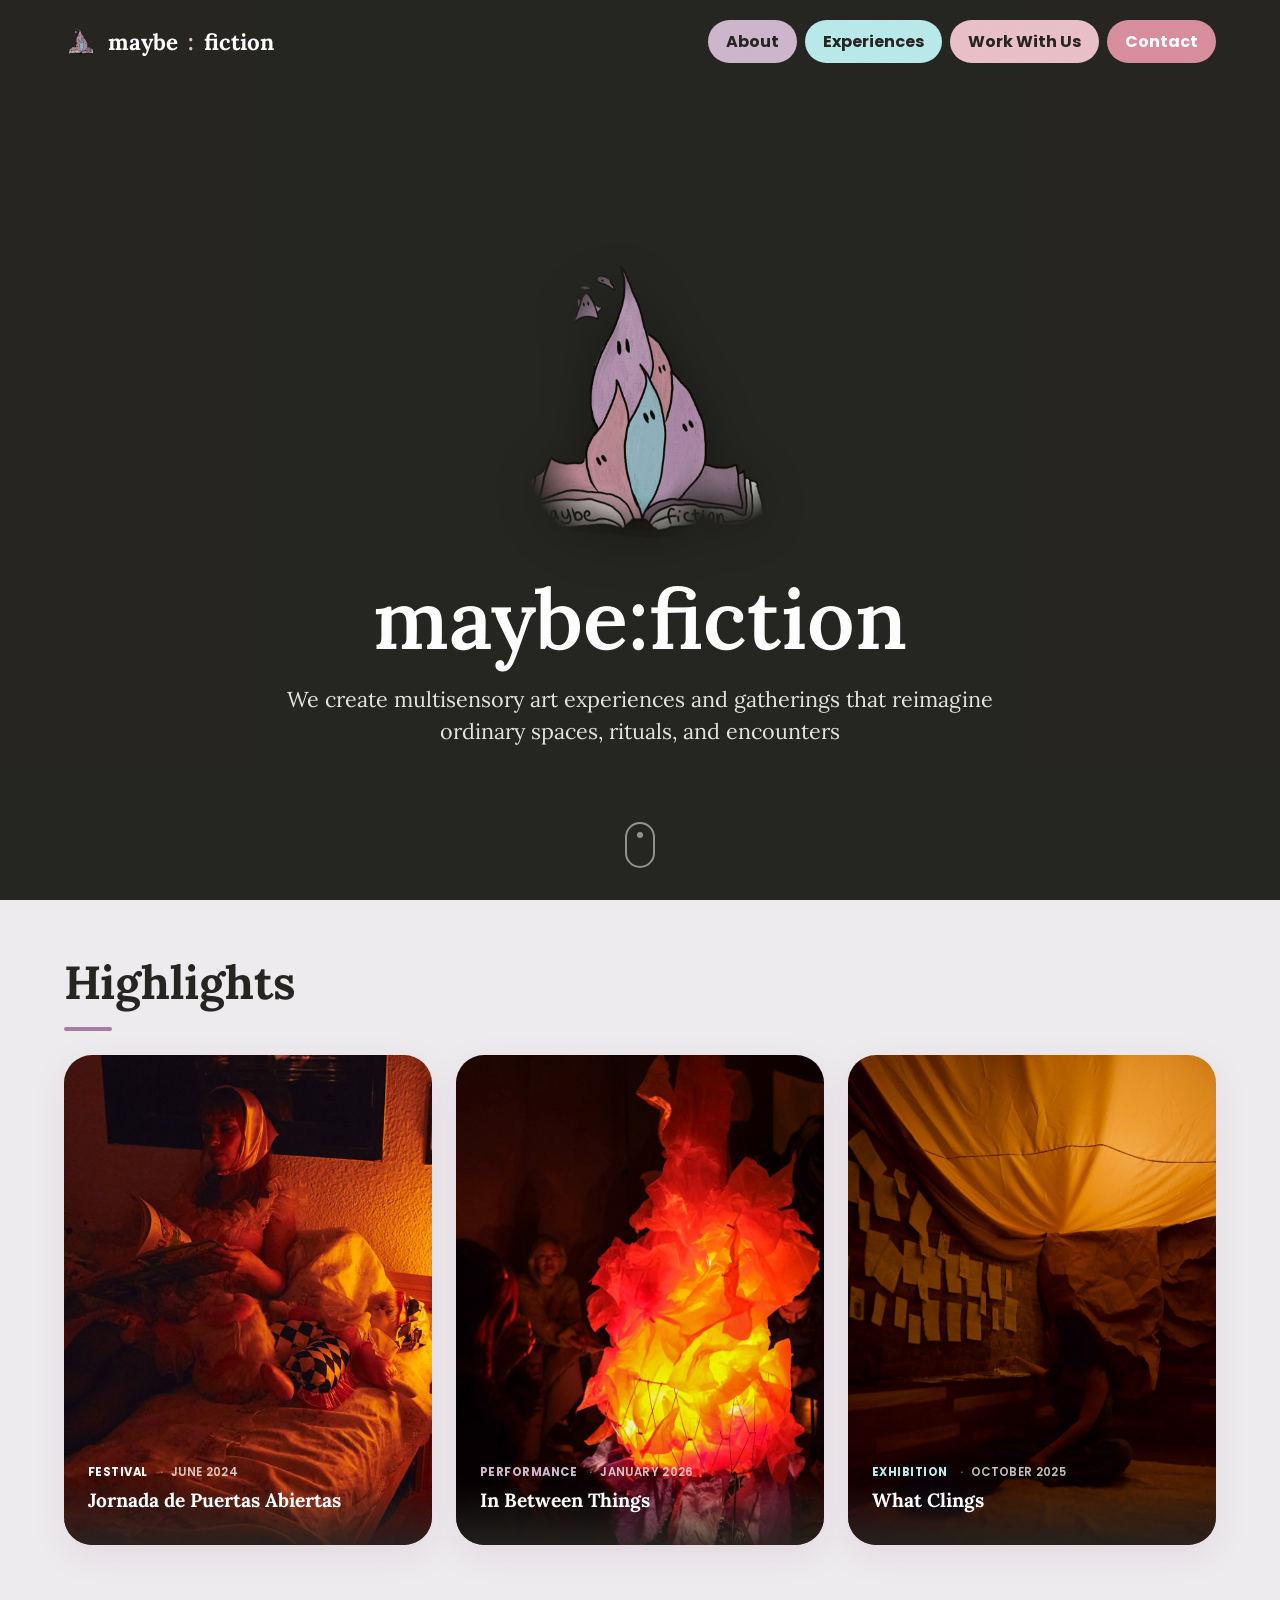
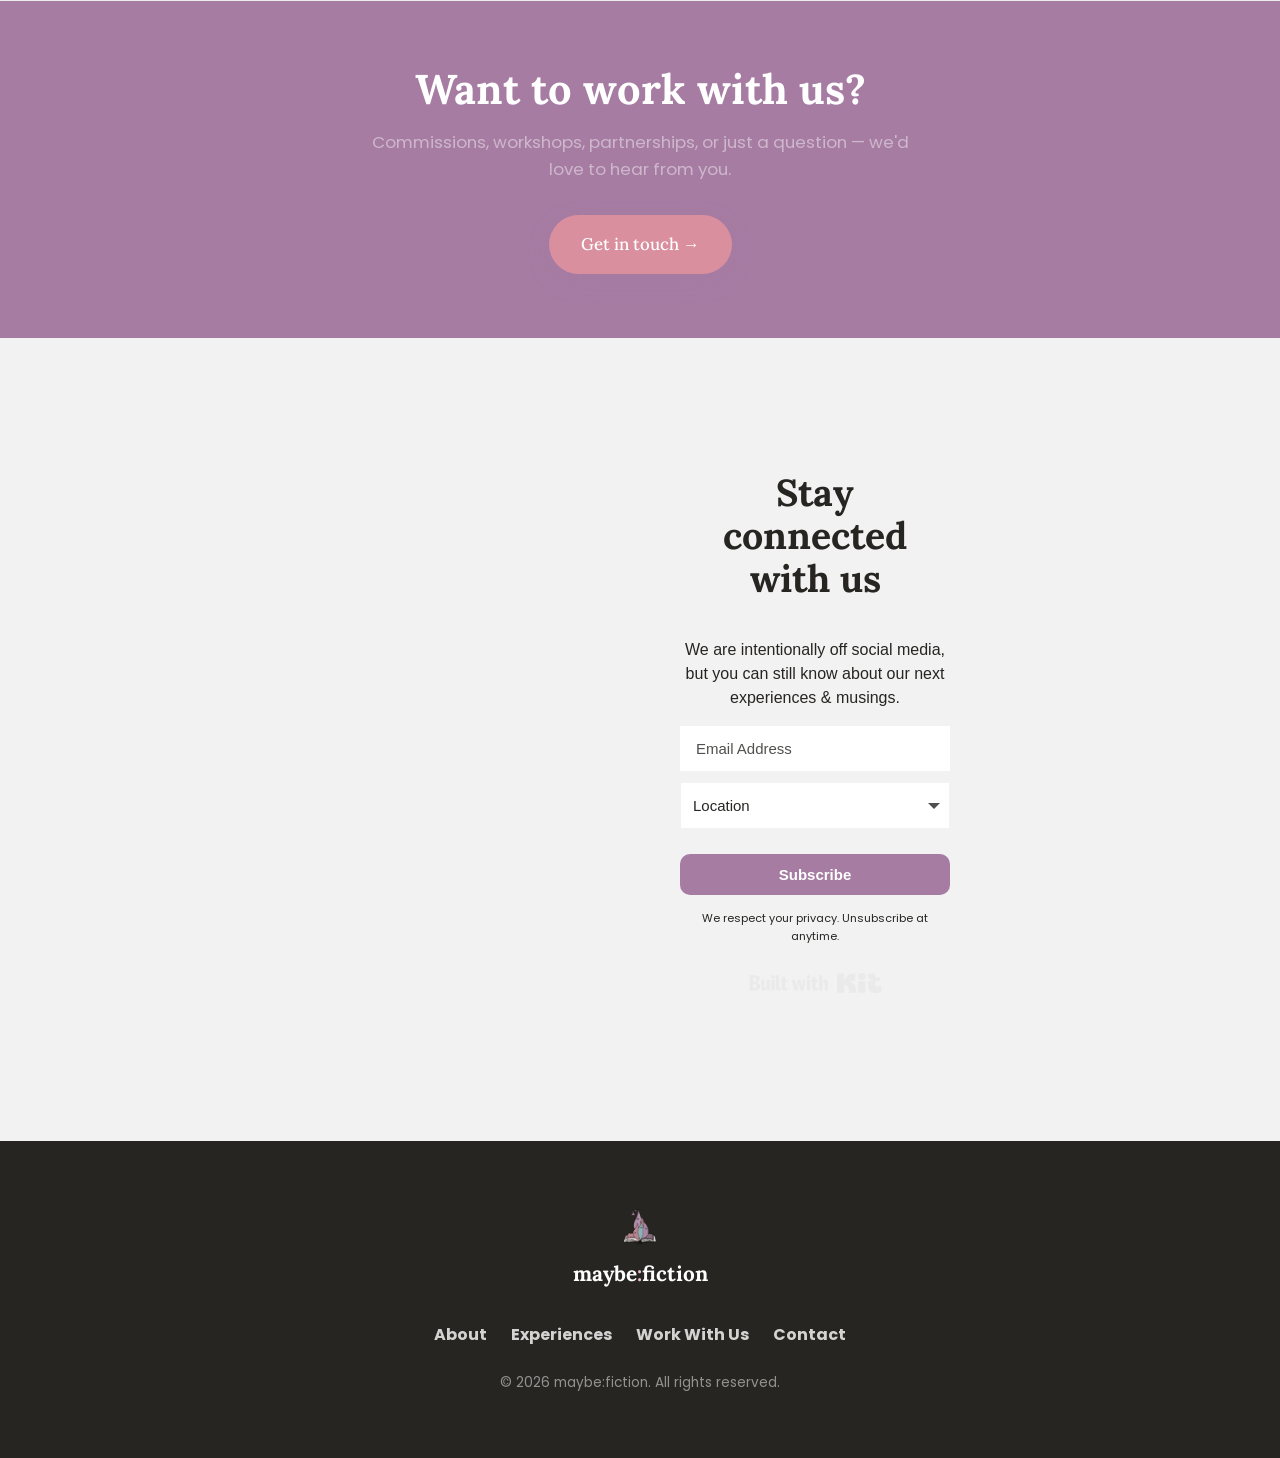
<file: index.html>
<!doctype html>
<html lang="en">
<head>
  <meta charset="UTF-8" />
  <meta name="viewport" content="width=device-width, initial-scale=1.0" />
  <title>maybe:fiction — Multisensory Art Experiences & Gatherings</title>
  <meta name="description" content="maybe:fiction creates multisensory art experiences and gatherings, from IRL performances and exhibitions to workshops and celebrations." />

  <!-- Fonts: Lora (brand display serif) + Poppins (brand body sans) — self-hosted, see css/styles.css -->

  <link rel="stylesheet" href="css/styles.css" />

  <link rel="icon" type="image/png" href="/assets/icons/logo.png" />
</head>
<body>

  <!-- =================== SKIP LINK (accessibility) =================== -->
  <a class="skip-link" href="#main">Skip to content</a>

  <!-- =================== NAV =================== -->
  <header class="site-header" id="site-header">
    <nav class="nav" aria-label="Primary">
      <a href="#hero" class="nav-logo">
        <img src="/assets/icons/logo.png" alt="" class="nav-logo-icon" />
        maybe<span class="nav-logo-colon">:</span>fiction
      </a>

      <button class="nav-toggle" id="nav-toggle" aria-expanded="false" aria-controls="nav-menu" aria-label="Toggle menu">
        <span></span><span></span><span></span>
      </button>

      <ul class="nav-menu" id="nav-menu">
        <li><a href="/about.html" class="nav-link nav-link-about">About</a></li>
        <li><a href="/experiences.html" class="nav-link nav-link-experiences">Experiences</a></li>
        <li><a href="/work-with-us.html" class="nav-link nav-link-work">Work With Us</a></li>

        <li><a href="/contact.html" class="nav-link nav-link-cta">Contact</a></li>
      </ul>
    </nav>
  </header>

  <main id="main">

    <!-- =================== HERO =================== -->
    <section class="hero" id="hero">
      <div class="hero-bg-images" id="hero-bg-images" aria-hidden="true"><!-- background photos injected by JS --></div>
      <div class="hero-scrim" aria-hidden="true"></div>
      <div class="hero-bg-captions" id="hero-bg-captions"><!-- captions injected by JS --></div>

      <div class="hero-content">
        <div class="hero-scroll-sentinel" id="hero-scroll-sentinel" aria-hidden="true"></div>
        <div class="hero-logo reveal" aria-hidden="true">
          <img class="hero-logo-layer hero-logo-layer-1" src="/assets/icons/logo-hero.png" alt="" />
          <img class="hero-logo-layer hero-logo-layer-2" src="/assets/icons/logo-hero.png" alt="" />
          <img class="hero-logo-layer hero-logo-layer-3" src="/assets/icons/logo-hero.png" alt="" />
          <img class="hero-logo-layer hero-logo-layer-4" src="/assets/icons/logo-hero.png" alt="" />
          <img class="hero-logo-layer hero-logo-layer-5" src="/assets/icons/logo-hero.png" alt="" />
        </div>
        <h1 class="hero-heading reveal" id="hero-heading"></h1>
        <p class="hero-tagline reveal" id="hero-tagline"></p>
      </div>

      <a href="#highlights" class="scroll-cue" aria-label="Scroll to Highlights section">
        <span class="scroll-cue-dot"></span>
      </a>
    </section>

    <!-- =================== HIGHLIGHTS (Experiences teaser) =================== -->
    <section class="highlights" id="highlights">
      <div class="section-inner">
        <h2 class="section-heading reveal">Highlights</h2>

        <div class="highlights-grid" id="highlights-grid"><!-- cards injected by JS --></div>
      </div>
    </section>

    <!-- =================== CONTACT CTA =================== -->
    <section class="home-cta">
      <div class="section-inner home-cta-inner">
        <h2 class="home-cta-heading reveal">Want to work with us?</h2>
        <p class="home-cta-sub reveal">Commissions, workshops, partnerships, or just a question — we'd love to hear from you.</p>
        <a class="btn btn-primary reveal" href="/contact.html">Get in touch →</a>
      </div>
    </section>

    <!-- =================== NEWSLETTER =================== -->
    <section class="newsletter" id="newsletter">
      <div class="section-inner newsletter-inner">
        <div class="newsletter-embed reveal">
<script src="https://f.convertkit.com/ckjs/ck.5.js"></script>
      <form action="https://app.kit.com/forms/9642693/subscriptions" class="seva-form formkit-form" method="post" data-sv-form="9642693" data-uid="fb69aacdb0" data-format="inline" data-version="5" data-options="{&quot;settings&quot;:{&quot;after_subscribe&quot;:{&quot;action&quot;:&quot;redirect&quot;,&quot;success_message&quot;:&quot;Success! Now check your email to confirm your subscription.&quot;,&quot;redirect_url&quot;:&quot;http://www.maybefiction.com&quot;},&quot;analytics&quot;:{&quot;google&quot;:null,&quot;fathom&quot;:null,&quot;facebook&quot;:null,&quot;segment&quot;:null,&quot;pinterest&quot;:null,&quot;sparkloop&quot;:null,&quot;googletagmanager&quot;:null},&quot;modal&quot;:{&quot;trigger&quot;:&quot;timer&quot;,&quot;scroll_percentage&quot;:null,&quot;timer&quot;:5,&quot;devices&quot;:&quot;all&quot;,&quot;show_once_every&quot;:15},&quot;powered_by&quot;:{&quot;show&quot;:true,&quot;url&quot;:&quot;https://kit.com/features/forms?utm_campaign=poweredby&amp;utm_content=form&amp;utm_medium=referral&amp;utm_source=dynamic&quot;},&quot;recaptcha&quot;:{&quot;enabled&quot;:false},&quot;return_visitor&quot;:{&quot;action&quot;:&quot;show&quot;,&quot;custom_content&quot;:&quot;&quot;},&quot;slide_in&quot;:{&quot;display_in&quot;:&quot;bottom_right&quot;,&quot;trigger&quot;:&quot;timer&quot;,&quot;scroll_percentage&quot;:null,&quot;timer&quot;:5,&quot;devices&quot;:&quot;all&quot;,&quot;show_once_every&quot;:15},&quot;sticky_bar&quot;:{&quot;display_in&quot;:&quot;top&quot;,&quot;trigger&quot;:&quot;timer&quot;,&quot;scroll_percentage&quot;:null,&quot;timer&quot;:5,&quot;devices&quot;:&quot;all&quot;,&quot;show_once_every&quot;:15}},&quot;version&quot;:&quot;5&quot;}" min-width="400 500 600 700 800" style="background-color: rgb(242, 242, 242); border-radius: 15px;"><div data-style="full"><div data-element="column" class="formkit-background" style="background-image: url(&quot;https://embed.filekitcdn.com/e/5455RARFFif9VULDqaUeTm/fo88DBvw9SR9zyyKQsf2Zc&quot;);"></div><div data-element="column" class="formkit-column"><div class="formkit-header" data-element="header" style="color: rgb(38, 37, 34); font-size: 25px; font-weight: 700;"><h2>Stay connected with us</h2></div><ul class="formkit-alert formkit-alert-error" data-element="errors" data-group="alert"></ul><div data-element="fields" class="seva-fields formkit-fields"><div class="formkit-field"><input class="formkit-input" name="email_address" aria-label="Email Address" placeholder="Email Address" required="" type="email" style="color: rgb(38, 37, 34); border-color: rgb(242, 242, 242); font-weight: 400;"></div><div class="formkit-field"><div data-group="dropdown" class="formkit-2018" type="Custom" order="2" save_as="Tag" group="field"><select class="formkit-select" data-element="tags-select" name="tags[]" required="" style="color: rgb(38, 37, 34); border-color: rgb(242, 242, 242); font-weight: 400;"><option value="">Location</option><option value="20895666">New York City</option><option value="20895667">Madrid</option></select></div></div><button data-element="submit" class="formkit-submit formkit-submit" style="color: rgb(255, 255, 255); background-color: rgb(166, 124, 163); border-radius: 10px; font-weight: 700;"><div class="formkit-spinner"><div></div><div></div><div></div></div><span class="">Subscribe</span></button></div><div class="formkit-disclaimer" data-element="disclaimer" style="color: rgb(38, 37, 34); font-size: 11px;"><p>We respect your privacy. Unsubscribe at anytime.</p></div><div class="formkit-powered-by-convertkit-container"><a href="https://kit.com/features/forms?utm_campaign=poweredby&amp;utm_content=form&amp;utm_medium=referral&amp;utm_source=dynamic" data-element="powered-by" class="formkit-powered-by-convertkit" data-variant="dark" target="_blank" rel="nofollow noopener">Built with Kit</a></div></div></div><style>.formkit-form[data-uid="fb69aacdb0"] *{box-sizing:border-box;}.formkit-form[data-uid="fb69aacdb0"]{-webkit-font-smoothing:antialiased;-moz-osx-font-smoothing:grayscale;}.formkit-form[data-uid="fb69aacdb0"] legend{border:none;font-size:inherit;margin-bottom:10px;padding:0;position:relative;display:table;}.formkit-form[data-uid="fb69aacdb0"] fieldset{border:0;padding:0.01em 0 0 0;margin:0;min-width:0;}.formkit-form[data-uid="fb69aacdb0"] body:not(:-moz-handler-blocked) fieldset{display:table-cell;}.formkit-form[data-uid="fb69aacdb0"] h1,.formkit-form[data-uid="fb69aacdb0"] h2,.formkit-form[data-uid="fb69aacdb0"] h3,.formkit-form[data-uid="fb69aacdb0"] h4,.formkit-form[data-uid="fb69aacdb0"] h5,.formkit-form[data-uid="fb69aacdb0"] h6{color:inherit;font-size:inherit;font-weight:inherit;}.formkit-form[data-uid="fb69aacdb0"] h2{font-size:1.5em;margin:1em 0;}.formkit-form[data-uid="fb69aacdb0"] h3{font-size:1.17em;margin:1em 0;}.formkit-form[data-uid="fb69aacdb0"] p{color:inherit;font-size:inherit;font-weight:inherit;}.formkit-form[data-uid="fb69aacdb0"] ol:not([template-default]),.formkit-form[data-uid="fb69aacdb0"] ul:not([template-default]),.formkit-form[data-uid="fb69aacdb0"] blockquote:not([template-default]){text-align:left;}.formkit-form[data-uid="fb69aacdb0"] p:not([template-default]),.formkit-form[data-uid="fb69aacdb0"] hr:not([template-default]),.formkit-form[data-uid="fb69aacdb0"] blockquote:not([template-default]),.formkit-form[data-uid="fb69aacdb0"] ol:not([template-default]),.formkit-form[data-uid="fb69aacdb0"] ul:not([template-default]){color:inherit;font-style:initial;}.formkit-form[data-uid="fb69aacdb0"] .ordered-list,.formkit-form[data-uid="fb69aacdb0"] .unordered-list{list-style-position:outside !important;padding-left:1em;}.formkit-form[data-uid="fb69aacdb0"] .list-item{padding-left:0;}.formkit-form[data-uid="fb69aacdb0"][data-format="modal"]{display:none;}.formkit-form[data-uid="fb69aacdb0"][data-format="slide in"]{display:none;}.formkit-form[data-uid="fb69aacdb0"][data-format="sticky bar"]{display:none;}.formkit-sticky-bar .formkit-form[data-uid="fb69aacdb0"][data-format="sticky bar"]{display:block;}.formkit-form[data-uid="fb69aacdb0"] .formkit-input,.formkit-form[data-uid="fb69aacdb0"] .formkit-select,.formkit-form[data-uid="fb69aacdb0"] .formkit-checkboxes{width:100%;}.formkit-form[data-uid="fb69aacdb0"] .formkit-button,.formkit-form[data-uid="fb69aacdb0"] .formkit-submit{border:0;border-radius:5px;color:#ffffff;cursor:pointer;display:inline-block;text-align:center;font-size:15px;font-weight:500;cursor:pointer;margin-bottom:15px;overflow:hidden;padding:0;position:relative;vertical-align:middle;}.formkit-form[data-uid="fb69aacdb0"] .formkit-button:hover,.formkit-form[data-uid="fb69aacdb0"] .formkit-submit:hover,.formkit-form[data-uid="fb69aacdb0"] .formkit-button:focus,.formkit-form[data-uid="fb69aacdb0"] .formkit-submit:focus{outline:none;}.formkit-form[data-uid="fb69aacdb0"] .formkit-button:hover > span,.formkit-form[data-uid="fb69aacdb0"] .formkit-submit:hover > span,.formkit-form[data-uid="fb69aacdb0"] .formkit-button:focus > span,.formkit-form[data-uid="fb69aacdb0"] .formkit-submit:focus > span{background-color:rgba(0,0,0,0.1);}.formkit-form[data-uid="fb69aacdb0"] .formkit-button > span,.formkit-form[data-uid="fb69aacdb0"] .formkit-submit > span{display:block;-webkit-transition:all 300ms ease-in-out;transition:all 300ms ease-in-out;padding:12px 24px;}.formkit-form[data-uid="fb69aacdb0"] .formkit-input{background:#ffffff;font-size:15px;padding:12px;border:1px solid #e3e3e3;-webkit-flex:1 0 auto;-ms-flex:1 0 auto;flex:1 0 auto;line-height:1.4;margin:0;-webkit-transition:border-color ease-out 300ms;transition:border-color ease-out 300ms;}.formkit-form[data-uid="fb69aacdb0"] .formkit-input:focus{outline:none;border-color:#1677be;-webkit-transition:border-color ease 300ms;transition:border-color ease 300ms;}.formkit-form[data-uid="fb69aacdb0"] .formkit-input::-webkit-input-placeholder{color:inherit;opacity:0.8;}.formkit-form[data-uid="fb69aacdb0"] .formkit-input::-moz-placeholder{color:inherit;opacity:0.8;}.formkit-form[data-uid="fb69aacdb0"] .formkit-input:-ms-input-placeholder{color:inherit;opacity:0.8;}.formkit-form[data-uid="fb69aacdb0"] .formkit-input::placeholder{color:inherit;opacity:0.8;}.formkit-form[data-uid="fb69aacdb0"] [data-group="dropdown"]{position:relative;display:inline-block;width:100%;}.formkit-form[data-uid="fb69aacdb0"] [data-group="dropdown"]::before{content:"";top:calc(50% - 2.5px);right:10px;position:absolute;pointer-events:none;border-color:#4f4f4f transparent transparent transparent;border-style:solid;border-width:6px 6px 0 6px;height:0;width:0;z-index:999;}.formkit-form[data-uid="fb69aacdb0"] [data-group="dropdown"] select{height:auto;width:100%;cursor:pointer;color:#333333;line-height:1.4;margin-bottom:0;padding:0 6px;-webkit-appearance:none;-moz-appearance:none;appearance:none;font-size:15px;padding:12px;padding-right:25px;border:1px solid #e3e3e3;background:#ffffff;}.formkit-form[data-uid="fb69aacdb0"] [data-group="dropdown"] select:focus{outline:none;}.formkit-form[data-uid="fb69aacdb0"] [data-group="checkboxes"]{text-align:left;margin:0;}.formkit-form[data-uid="fb69aacdb0"] [data-group="checkboxes"] [data-group="checkbox"]{margin-bottom:10px;}.formkit-form[data-uid="fb69aacdb0"] [data-group="checkboxes"] [data-group="checkbox"] *{cursor:pointer;}.formkit-form[data-uid="fb69aacdb0"] [data-group="checkboxes"] [data-group="checkbox"]:last-of-type{margin-bottom:0;}.formkit-form[data-uid="fb69aacdb0"] [data-group="checkboxes"] [data-group="checkbox"] input[type="checkbox"]{display:none;}.formkit-form[data-uid="fb69aacdb0"] [data-group="checkboxes"] [data-group="checkbox"] input[type="checkbox"] + label::after{content:none;}.formkit-form[data-uid="fb69aacdb0"] [data-group="checkboxes"] [data-group="checkbox"] input[type="checkbox"]:checked + label::after{border-color:#ffffff;content:"";}.formkit-form[data-uid="fb69aacdb0"] [data-group="checkboxes"] [data-group="checkbox"] input[type="checkbox"]:checked + label::before{background:#10bf7a;border-color:#10bf7a;}.formkit-form[data-uid="fb69aacdb0"] [data-group="checkboxes"] [data-group="checkbox"] label{position:relative;display:inline-block;padding-left:28px;}.formkit-form[data-uid="fb69aacdb0"] [data-group="checkboxes"] [data-group="checkbox"] label::before,.formkit-form[data-uid="fb69aacdb0"] [data-group="checkboxes"] [data-group="checkbox"] label::after{position:absolute;content:"";display:inline-block;}.formkit-form[data-uid="fb69aacdb0"] [data-group="checkboxes"] [data-group="checkbox"] label::before{height:16px;width:16px;border:1px solid #e3e3e3;background:#ffffff;left:0px;top:3px;}.formkit-form[data-uid="fb69aacdb0"] [data-group="checkboxes"] [data-group="checkbox"] label::after{height:4px;width:8px;border-left:2px solid #4d4d4d;border-bottom:2px solid #4d4d4d;-webkit-transform:rotate(-45deg);-ms-transform:rotate(-45deg);transform:rotate(-45deg);left:4px;top:8px;}.formkit-form[data-uid="fb69aacdb0"] .formkit-alert{background:#f9fafb;border:1px solid #e3e3e3;border-radius:5px;-webkit-flex:1 0 auto;-ms-flex:1 0 auto;flex:1 0 auto;list-style:none;margin:25px auto;padding:12px;text-align:center;width:100%;}.formkit-form[data-uid="fb69aacdb0"] .formkit-alert:empty{display:none;}.formkit-form[data-uid="fb69aacdb0"] .formkit-alert-success{background:#d3fbeb;border-color:#10bf7a;color:#0c905c;}.formkit-form[data-uid="fb69aacdb0"] .formkit-alert-error{background:#fde8e2;border-color:#f2643b;color:#ea4110;}.formkit-form[data-uid="fb69aacdb0"] .formkit-spinner{display:-webkit-box;display:-webkit-flex;display:-ms-flexbox;display:flex;height:0px;width:0px;margin:0 auto;position:absolute;top:0;left:0;right:0;width:0px;overflow:hidden;text-align:center;-webkit-transition:all 300ms ease-in-out;transition:all 300ms ease-in-out;}.formkit-form[data-uid="fb69aacdb0"] .formkit-spinner > div{margin:auto;width:12px;height:12px;background-color:#fff;opacity:0.3;border-radius:100%;display:inline-block;-webkit-animation:formkit-bouncedelay-formkit-form-data-uid-fb69aacdb0- 1.4s infinite ease-in-out both;animation:formkit-bouncedelay-formkit-form-data-uid-fb69aacdb0- 1.4s infinite ease-in-out both;}.formkit-form[data-uid="fb69aacdb0"] .formkit-spinner > div:nth-child(1){-webkit-animation-delay:-0.32s;animation-delay:-0.32s;}.formkit-form[data-uid="fb69aacdb0"] .formkit-spinner > div:nth-child(2){-webkit-animation-delay:-0.16s;animation-delay:-0.16s;}.formkit-form[data-uid="fb69aacdb0"] .formkit-submit[data-active] .formkit-spinner{opacity:1;height:100%;width:50px;}.formkit-form[data-uid="fb69aacdb0"] .formkit-submit[data-active] .formkit-spinner ~ span{opacity:0;}.formkit-form[data-uid="fb69aacdb0"] .formkit-powered-by[data-active="false"]{opacity:0.35;}.formkit-form[data-uid="fb69aacdb0"] .formkit-powered-by-convertkit-container{display:-webkit-box;display:-webkit-flex;display:-ms-flexbox;display:flex;width:100%;margin:10px 0;position:relative;}.formkit-form[data-uid="fb69aacdb0"] .formkit-powered-by-convertkit-container[data-active="false"]{opacity:0.35;}.formkit-form[data-uid="fb69aacdb0"] .formkit-powered-by-convertkit{-webkit-align-items:center;-webkit-box-align:center;-ms-flex-align:center;align-items:center;background-color:#ffffff;border-radius:9px;color:#3d3d3d;cursor:pointer;display:block;height:36px;margin:0 auto;opacity:0.95;padding:0;-webkit-text-decoration:none;text-decoration:none;text-indent:100%;-webkit-transition:ease-in-out all 200ms;transition:ease-in-out all 200ms;white-space:nowrap;overflow:hidden;-webkit-user-select:none;-moz-user-select:none;-ms-user-select:none;user-select:none;width:157px;background-repeat:no-repeat;background-position:center;background-image:url("data:image/svg+xml;charset=utf8,%3Csvg width='133' height='36' viewBox='0 0 133 36' fill='none' xmlns='http://www.w3.org/2000/svg'%3E%3Cpath d='M0.861 25.5C0.735 25.5 0.651 25.416 0.651 25.29V10.548C0.651 10.422 0.735 10.338 0.861 10.338H6.279C9.072 10.338 10.668 11.451 10.668 13.824C10.668 15.819 9.219 16.932 8.001 17.226C7.707 17.268 7.707 17.625 8.022 17.688C9.912 18.108 11.088 19.116 11.088 21.321C11.088 23.715 9.429 25.5 6.426 25.5H0.861ZM5.397 23.085C6.825 23.085 7.518 22.224 7.518 21.006C7.518 19.683 6.825 18.948 5.397 18.948H4.2V23.085H5.397ZM5.313 16.617C6.51 16.617 7.245 15.945 7.245 14.601C7.245 13.383 6.51 12.753 5.25 12.753H4.2V16.617H5.313ZM17.9758 23.883C17.9758 23.568 17.6608 23.505 17.5348 23.799C17.0308 24.954 16.1698 25.731 14.5528 25.731C12.8728 25.731 12.0958 24.471 12.0958 22.707V14.937C12.0958 14.811 12.1798 14.727 12.3058 14.727H15.2248C15.3508 14.727 15.4348 14.811 15.4348 14.937V21.657C15.4348 22.581 15.7708 23.022 16.4638 23.022C17.1778 23.022 17.6188 22.581 17.6188 21.657V14.937C17.6188 14.811 17.7028 14.727 17.8288 14.727H20.7478C20.8738 14.727 20.9578 14.811 20.9578 14.937V25.29C20.9578 25.416 20.8738 25.5 20.7478 25.5H18.1858C18.0598 25.5 17.9758 25.416 17.9758 25.29V23.883ZM25.6141 25.29C25.6141 25.416 25.5301 25.5 25.4041 25.5H22.4851C22.3591 25.5 22.2751 25.416 22.2751 25.29V14.937C22.2751 14.811 22.3591 14.727 22.4851 14.727H25.4041C25.5301 14.727 25.6141 14.811 25.6141 14.937V25.29ZM23.9131 13.74C22.8001 13.74 22.0441 12.942 22.0441 11.934C22.0441 10.926 22.8001 10.107 23.9131 10.107C25.0051 10.107 25.7611 10.926 25.7611 11.934C25.7611 12.942 25.0051 13.74 23.9131 13.74ZM26.7883 10.548C26.7883 10.422 26.8723 10.338 26.9983 10.338H29.9173C30.0433 10.338 30.1273 10.422 30.1273 10.548V22.056C30.1273 22.749 30.2533 23.085 30.8203 23.085C31.0093 23.085 31.1983 23.043 31.3663 23.001C31.5133 22.959 31.6183 22.959 31.6183 23.127V25.059C31.6183 25.164 31.5763 25.269 31.4923 25.311C30.9673 25.521 30.2953 25.71 29.5813 25.71C27.7123 25.71 26.7883 24.639 26.7883 22.476V10.548ZM32.4237 14.727C32.8227 14.727 32.9277 14.538 32.9697 14.055L33.1167 12.039C33.1167 11.913 33.2217 11.829 33.3477 11.829H35.8887C36.0147 11.829 36.0987 11.913 36.0987 12.039V14.517C36.0987 14.643 36.1827 14.727 36.3087 14.727H38.2827C38.4087 14.727 38.4927 14.811 38.4927 14.937V16.659C38.4927 16.785 38.4087 16.869 38.2827 16.869H36.0777V22.056C36.0777 22.875 36.5397 23.085 37.0647 23.085C37.4847 23.085 37.9467 22.938 38.3247 22.707C38.4717 22.623 38.5767 22.665 38.5767 22.833V24.828C38.5767 24.933 38.5347 25.017 38.4507 25.08C37.8417 25.458 36.9807 25.71 36.0357 25.71C34.2927 25.71 32.7387 24.912 32.7387 22.476V16.869H31.8567C31.7307 16.869 31.6467 16.785 31.6467 16.659V14.937C31.6467 14.811 31.7307 14.727 31.8567 14.727H32.4237ZM51.3808 14.727C51.5068 14.727 51.5908 14.79 51.6118 14.916L52.3888 19.851L52.5778 21.174C52.6198 21.468 52.9558 21.468 52.9768 21.174C53.0398 20.712 53.0818 20.271 53.1658 19.83L53.8798 14.916C53.9008 14.79 53.9848 14.727 54.1108 14.727H56.6728C56.8198 14.727 56.8828 14.811 56.8618 14.958L54.6778 25.311C54.6568 25.437 54.5728 25.5 54.4468 25.5H51.3178C51.1918 25.5 51.1078 25.437 51.0868 25.311L50.1208 20.082L49.8898 18.633C49.8688 18.444 49.6588 18.444 49.6378 18.633L49.4068 20.103L48.5458 25.311C48.5248 25.437 48.4408 25.5 48.3148 25.5H45.2068C45.0808 25.5 44.9968 25.437 44.9758 25.311L42.8128 14.958C42.7918 14.811 42.8548 14.727 43.0018 14.727H45.9628C46.0888 14.727 46.1728 14.79 46.1938 14.916L46.9288 19.83C47.0128 20.271 47.0758 20.754 47.1388 21.195C47.2018 21.51 47.4748 21.531 47.5378 21.195L47.7478 19.872L48.6088 14.916C48.6298 14.79 48.7138 14.727 48.8398 14.727H51.3808ZM61.1582 25.29C61.1582 25.416 61.0742 25.5 60.9482 25.5H58.0292C57.9032 25.5 57.8192 25.416 57.8192 25.29V14.937C57.8192 14.811 57.9032 14.727 58.0292 14.727H60.9482C61.0742 14.727 61.1582 14.811 61.1582 14.937V25.29ZM59.4572 13.74C58.3442 13.74 57.5882 12.942 57.5882 11.934C57.5882 10.926 58.3442 10.107 59.4572 10.107C60.5492 10.107 61.3052 10.926 61.3052 11.934C61.3052 12.942 60.5492 13.74 59.4572 13.74ZM62.8154 14.727C63.2144 14.727 63.3194 14.538 63.3614 14.055L63.5084 12.039C63.5084 11.913 63.6134 11.829 63.7394 11.829H66.2804C66.4064 11.829 66.4904 11.913 66.4904 12.039V14.517C66.4904 14.643 66.5744 14.727 66.7004 14.727H68.6744C68.8004 14.727 68.8844 14.811 68.8844 14.937V16.659C68.8844 16.785 68.8004 16.869 68.6744 16.869H66.4694V22.056C66.4694 22.875 66.9314 23.085 67.4564 23.085C67.8764 23.085 68.3384 22.938 68.7164 22.707C68.8634 22.623 68.9684 22.665 68.9684 22.833V24.828C68.9684 24.933 68.9264 25.017 68.8424 25.08C68.2334 25.458 67.3724 25.71 66.4274 25.71C64.6844 25.71 63.1304 24.912 63.1304 22.476V16.869H62.2484C62.1224 16.869 62.0384 16.785 62.0384 16.659V14.937C62.0384 14.811 62.1224 14.727 62.2484 14.727H62.8154ZM73.4298 16.323C73.4298 16.638 73.7868 16.68 73.9128 16.407C74.3748 15.315 75.1308 14.496 76.6008 14.496C78.2178 14.496 78.9528 15.609 78.9528 17.373V25.29C78.9528 25.416 78.8688 25.5 78.7428 25.5H75.8238C75.6978 25.5 75.6138 25.416 75.6138 25.29V18.633C75.6138 17.709 75.2778 17.268 74.5848 17.268C73.8708 17.268 73.4298 17.709 73.4298 18.633V25.29C73.4298 25.416 73.3458 25.5 73.2198 25.5H70.3008C70.1748 25.5 70.0908 25.416 70.0908 25.29V10.548C70.0908 10.422 70.1748 10.338 70.3008 10.338H73.2198C73.3458 10.338 73.4298 10.422 73.4298 10.548V16.323Z' fill='%231E1E1E'/%3E%3Cpath d='M100.132 16.3203C105.58 17.3761 107.272 22.4211 107.318 27.4961C107.318 27.6101 107.226 27.7041 107.112 27.7041H100.252C100.138 27.7041 100.046 27.6121 100.046 27.5001C100.026 23.5629 99.3877 20.0896 95.4865 19.9396C95.3705 19.9356 95.2725 20.0276 95.2725 20.1456V27.5001C95.2725 27.6141 95.1806 27.7061 95.0666 27.7061H88.206C88.092 27.7061 88 27.6141 88 27.5001V8.75585C88 8.64187 88.092 8.54989 88.206 8.54989H95.0686C95.1826 8.54989 95.2745 8.64187 95.2745 8.75585V15.7764C95.2745 15.8804 95.3585 15.9644 95.4625 15.9644C95.5445 15.9644 95.6185 15.9104 95.6425 15.8324C97.4081 10.0416 100.709 8.58588 106.07 8.55189C106.184 8.55189 106.276 8.64387 106.276 8.75785V15.7604C106.276 15.8744 106.184 15.9664 106.07 15.9664H100.166C100.066 15.9664 99.9856 16.0464 99.9856 16.1464C99.9856 16.2304 100.048 16.3043 100.132 16.3203ZM118.918 20.7095V16.1704C118.918 16.0564 119.01 15.9644 119.124 15.9644H124.173C124.273 15.9644 124.353 15.8844 124.353 15.7844C124.353 15.6985 124.291 15.6245 124.207 15.6085C120.256 14.8246 118.432 12.5511 118.37 8.75585C118.368 8.64387 118.458 8.54989 118.572 8.54989H125.986C126.1 8.54989 126.192 8.64187 126.192 8.75585V11.9532C126.192 12.0672 126.284 12.1592 126.398 12.1592H130.649C130.763 12.1592 130.855 12.2511 130.855 12.3651V15.7624C130.855 15.8764 130.763 15.9684 130.649 15.9684H126.398C126.284 15.9684 126.192 16.0604 126.192 16.1744V19.8356C126.192 21.1294 126.986 21.5553 128.04 21.5553C129.692 21.5553 131.323 20.8114 131.977 20.4735C132.113 20.4035 132.277 20.5015 132.277 20.6555V26.3543C132.277 26.5063 132.193 26.6463 132.059 26.7183C131.413 27.0582 129.418 28 127.136 28C122.435 27.996 118.918 26.0824 118.918 20.7095ZM109.266 27.4981V16.1704C109.266 16.0564 109.358 15.9644 109.472 15.9644H116.334C116.448 15.9644 116.54 16.0564 116.54 16.1704V27.4981C116.54 27.6121 116.448 27.7041 116.334 27.7041H109.472C109.358 27.7021 109.266 27.6101 109.266 27.4981ZM108.876 11.4913C108.876 13.4189 110.238 14.9826 112.853 14.9826C115.469 14.9826 116.83 13.4189 116.83 11.4913C116.83 9.56369 115.471 8 112.853 8C110.238 8 108.876 9.56369 108.876 11.4913Z' fill='%231E1E1E'/%3E%3C/svg%3E");}.formkit-form[data-uid="fb69aacdb0"] .formkit-powered-by-convertkit:hover,.formkit-form[data-uid="fb69aacdb0"] .formkit-powered-by-convertkit:focus{background-color:#ffffff;-webkit-transform:scale(1.025) perspective(1px);-ms-transform:scale(1.025) perspective(1px);transform:scale(1.025) perspective(1px);opacity:1;}.formkit-form[data-uid="fb69aacdb0"] .formkit-powered-by-convertkit[data-variant="dark"],.formkit-form[data-uid="fb69aacdb0"] .formkit-powered-by-convertkit[data-variant="light"]{background-color:transparent;border-color:transparent;width:133px;}.formkit-form[data-uid="fb69aacdb0"] .formkit-powered-by-convertkit[data-variant="light"]{color:#ffffff;background-image:url("data:image/svg+xml;charset=utf8,%3Csvg width='133' height='36' viewBox='0 0 133 36' fill='none' xmlns='http://www.w3.org/2000/svg'%3E%3Cpath d='M0.861 25.5C0.735 25.5 0.651 25.416 0.651 25.29V10.548C0.651 10.422 0.735 10.338 0.861 10.338H6.279C9.072 10.338 10.668 11.451 10.668 13.824C10.668 15.819 9.219 16.932 8.001 17.226C7.707 17.268 7.707 17.625 8.022 17.688C9.912 18.108 11.088 19.116 11.088 21.321C11.088 23.715 9.429 25.5 6.426 25.5H0.861ZM5.397 23.085C6.825 23.085 7.518 22.224 7.518 21.006C7.518 19.683 6.825 18.948 5.397 18.948H4.2V23.085H5.397ZM5.313 16.617C6.51 16.617 7.245 15.945 7.245 14.601C7.245 13.383 6.51 12.753 5.25 12.753H4.2V16.617H5.313ZM17.9758 23.883C17.9758 23.568 17.6608 23.505 17.5348 23.799C17.0308 24.954 16.1698 25.731 14.5528 25.731C12.8728 25.731 12.0958 24.471 12.0958 22.707V14.937C12.0958 14.811 12.1798 14.727 12.3058 14.727H15.2248C15.3508 14.727 15.4348 14.811 15.4348 14.937V21.657C15.4348 22.581 15.7708 23.022 16.4638 23.022C17.1778 23.022 17.6188 22.581 17.6188 21.657V14.937C17.6188 14.811 17.7028 14.727 17.8288 14.727H20.7478C20.8738 14.727 20.9578 14.811 20.9578 14.937V25.29C20.9578 25.416 20.8738 25.5 20.7478 25.5H18.1858C18.0598 25.5 17.9758 25.416 17.9758 25.29V23.883ZM25.6141 25.29C25.6141 25.416 25.5301 25.5 25.4041 25.5H22.4851C22.3591 25.5 22.2751 25.416 22.2751 25.29V14.937C22.2751 14.811 22.3591 14.727 22.4851 14.727H25.4041C25.5301 14.727 25.6141 14.811 25.6141 14.937V25.29ZM23.9131 13.74C22.8001 13.74 22.0441 12.942 22.0441 11.934C22.0441 10.926 22.8001 10.107 23.9131 10.107C25.0051 10.107 25.7611 10.926 25.7611 11.934C25.7611 12.942 25.0051 13.74 23.9131 13.74ZM26.7883 10.548C26.7883 10.422 26.8723 10.338 26.9983 10.338H29.9173C30.0433 10.338 30.1273 10.422 30.1273 10.548V22.056C30.1273 22.749 30.2533 23.085 30.8203 23.085C31.0093 23.085 31.1983 23.043 31.3663 23.001C31.5133 22.959 31.6183 22.959 31.6183 23.127V25.059C31.6183 25.164 31.5763 25.269 31.4923 25.311C30.9673 25.521 30.2953 25.71 29.5813 25.71C27.7123 25.71 26.7883 24.639 26.7883 22.476V10.548ZM32.4237 14.727C32.8227 14.727 32.9277 14.538 32.9697 14.055L33.1167 12.039C33.1167 11.913 33.2217 11.829 33.3477 11.829H35.8887C36.0147 11.829 36.0987 11.913 36.0987 12.039V14.517C36.0987 14.643 36.1827 14.727 36.3087 14.727H38.2827C38.4087 14.727 38.4927 14.811 38.4927 14.937V16.659C38.4927 16.785 38.4087 16.869 38.2827 16.869H36.0777V22.056C36.0777 22.875 36.5397 23.085 37.0647 23.085C37.4847 23.085 37.9467 22.938 38.3247 22.707C38.4717 22.623 38.5767 22.665 38.5767 22.833V24.828C38.5767 24.933 38.5347 25.017 38.4507 25.08C37.8417 25.458 36.9807 25.71 36.0357 25.71C34.2927 25.71 32.7387 24.912 32.7387 22.476V16.869H31.8567C31.7307 16.869 31.6467 16.785 31.6467 16.659V14.937C31.6467 14.811 31.7307 14.727 31.8567 14.727H32.4237ZM51.3808 14.727C51.5068 14.727 51.5908 14.79 51.6118 14.916L52.3888 19.851L52.5778 21.174C52.6198 21.468 52.9558 21.468 52.9768 21.174C53.0398 20.712 53.0818 20.271 53.1658 19.83L53.8798 14.916C53.9008 14.79 53.9848 14.727 54.1108 14.727H56.6728C56.8198 14.727 56.8828 14.811 56.8618 14.958L54.6778 25.311C54.6568 25.437 54.5728 25.5 54.4468 25.5H51.3178C51.1918 25.5 51.1078 25.437 51.0868 25.311L50.1208 20.082L49.8898 18.633C49.8688 18.444 49.6588 18.444 49.6378 18.633L49.4068 20.103L48.5458 25.311C48.5248 25.437 48.4408 25.5 48.3148 25.5H45.2068C45.0808 25.5 44.9968 25.437 44.9758 25.311L42.8128 14.958C42.7918 14.811 42.8548 14.727 43.0018 14.727H45.9628C46.0888 14.727 46.1728 14.79 46.1938 14.916L46.9288 19.83C47.0128 20.271 47.0758 20.754 47.1388 21.195C47.2018 21.51 47.4748 21.531 47.5378 21.195L47.7478 19.872L48.6088 14.916C48.6298 14.79 48.7138 14.727 48.8398 14.727H51.3808ZM61.1582 25.29C61.1582 25.416 61.0742 25.5 60.9482 25.5H58.0292C57.9032 25.5 57.8192 25.416 57.8192 25.29V14.937C57.8192 14.811 57.9032 14.727 58.0292 14.727H60.9482C61.0742 14.727 61.1582 14.811 61.1582 14.937V25.29ZM59.4572 13.74C58.3442 13.74 57.5882 12.942 57.5882 11.934C57.5882 10.926 58.3442 10.107 59.4572 10.107C60.5492 10.107 61.3052 10.926 61.3052 11.934C61.3052 12.942 60.5492 13.74 59.4572 13.74ZM62.8154 14.727C63.2144 14.727 63.3194 14.538 63.3614 14.055L63.5084 12.039C63.5084 11.913 63.6134 11.829 63.7394 11.829H66.2804C66.4064 11.829 66.4904 11.913 66.4904 12.039V14.517C66.4904 14.643 66.5744 14.727 66.7004 14.727H68.6744C68.8004 14.727 68.8844 14.811 68.8844 14.937V16.659C68.8844 16.785 68.8004 16.869 68.6744 16.869H66.4694V22.056C66.4694 22.875 66.9314 23.085 67.4564 23.085C67.8764 23.085 68.3384 22.938 68.7164 22.707C68.8634 22.623 68.9684 22.665 68.9684 22.833V24.828C68.9684 24.933 68.9264 25.017 68.8424 25.08C68.2334 25.458 67.3724 25.71 66.4274 25.71C64.6844 25.71 63.1304 24.912 63.1304 22.476V16.869H62.2484C62.1224 16.869 62.0384 16.785 62.0384 16.659V14.937C62.0384 14.811 62.1224 14.727 62.2484 14.727H62.8154ZM73.4298 16.323C73.4298 16.638 73.7868 16.68 73.9128 16.407C74.3748 15.315 75.1308 14.496 76.6008 14.496C78.2178 14.496 78.9528 15.609 78.9528 17.373V25.29C78.9528 25.416 78.8688 25.5 78.7428 25.5H75.8238C75.6978 25.5 75.6138 25.416 75.6138 25.29V18.633C75.6138 17.709 75.2778 17.268 74.5848 17.268C73.8708 17.268 73.4298 17.709 73.4298 18.633V25.29C73.4298 25.416 73.3458 25.5 73.2198 25.5H70.3008C70.1748 25.5 70.0908 25.416 70.0908 25.29V10.548C70.0908 10.422 70.1748 10.338 70.3008 10.338H73.2198C73.3458 10.338 73.4298 10.422 73.4298 10.548V16.323Z' fill='white'/%3E%3Cpath d='M100.132 16.3203C105.58 17.3761 107.272 22.4211 107.318 27.4961C107.318 27.6101 107.226 27.7041 107.112 27.7041H100.252C100.138 27.7041 100.046 27.6121 100.046 27.5001C100.026 23.5629 99.3877 20.0896 95.4865 19.9396C95.3705 19.9356 95.2725 20.0276 95.2725 20.1456V27.5001C95.2725 27.6141 95.1806 27.7061 95.0666 27.7061H88.206C88.092 27.7061 88 27.6141 88 27.5001V8.75585C88 8.64187 88.092 8.54989 88.206 8.54989H95.0686C95.1826 8.54989 95.2745 8.64187 95.2745 8.75585V15.7764C95.2745 15.8804 95.3585 15.9644 95.4625 15.9644C95.5445 15.9644 95.6185 15.9104 95.6425 15.8324C97.4081 10.0416 100.709 8.58588 106.07 8.55189C106.184 8.55189 106.276 8.64387 106.276 8.75785V15.7604C106.276 15.8744 106.184 15.9664 106.07 15.9664H100.166C100.066 15.9664 99.9856 16.0464 99.9856 16.1464C99.9856 16.2304 100.048 16.3043 100.132 16.3203ZM118.918 20.7095V16.1704C118.918 16.0564 119.01 15.9644 119.124 15.9644H124.173C124.273 15.9644 124.353 15.8844 124.353 15.7844C124.353 15.6985 124.291 15.6245 124.207 15.6085C120.256 14.8246 118.432 12.5511 118.37 8.75585C118.368 8.64387 118.458 8.54989 118.572 8.54989H125.986C126.1 8.54989 126.192 8.64187 126.192 8.75585V11.9532C126.192 12.0672 126.284 12.1592 126.398 12.1592H130.649C130.763 12.1592 130.855 12.2511 130.855 12.3651V15.7624C130.855 15.8764 130.763 15.9684 130.649 15.9684H126.398C126.284 15.9684 126.192 16.0604 126.192 16.1744V19.8356C126.192 21.1294 126.986 21.5553 128.04 21.5553C129.692 21.5553 131.323 20.8114 131.977 20.4735C132.113 20.4035 132.277 20.5015 132.277 20.6555V26.3543C132.277 26.5063 132.193 26.6463 132.059 26.7183C131.413 27.0582 129.418 28 127.136 28C122.435 27.996 118.918 26.0824 118.918 20.7095ZM109.266 27.4981V16.1704C109.266 16.0564 109.358 15.9644 109.472 15.9644H116.334C116.448 15.9644 116.54 16.0564 116.54 16.1704V27.4981C116.54 27.6121 116.448 27.7041 116.334 27.7041H109.472C109.358 27.7021 109.266 27.6101 109.266 27.4981ZM108.876 11.4913C108.876 13.4189 110.238 14.9826 112.853 14.9826C115.469 14.9826 116.83 13.4189 116.83 11.4913C116.83 9.56369 115.471 8 112.853 8C110.238 8 108.876 9.56369 108.876 11.4913Z' fill='white'/%3E%3C/svg%3E");}@-webkit-keyframes formkit-bouncedelay-formkit-form-data-uid-fb69aacdb0-{0%,80%,100%{-webkit-transform:scale(0);-ms-transform:scale(0);transform:scale(0);}40%{-webkit-transform:scale(1);-ms-transform:scale(1);transform:scale(1);}}@keyframes formkit-bouncedelay-formkit-form-data-uid-fb69aacdb0-{0%,80%,100%{-webkit-transform:scale(0);-ms-transform:scale(0);transform:scale(0);}40%{-webkit-transform:scale(1);-ms-transform:scale(1);transform:scale(1);}}.formkit-form[data-uid="fb69aacdb0"] blockquote{padding:10px 20px;margin:0 0 20px;border-left:5px solid #e1e1e1;}.formkit-form[data-uid="fb69aacdb0"] .seva-custom-content{padding:15px;font-size:16px;color:#fff;mix-blend-mode:difference;}.formkit-form[data-uid="fb69aacdb0"] .formkit-modal.guard{max-width:420px;width:100%;} .formkit-form[data-uid="fb69aacdb0"]{box-shadow:0 0px 2px rgba(0,0,0,0.15);max-width:700px;overflow:hidden;}@media only screen and (min-width:800px){.formkit-form[data-uid="fb69aacdb0"]{min-width:600px;}}.formkit-form[data-uid="fb69aacdb0"] [data-style="full"]{width:100%;display:block;}.formkit-form[data-uid="fb69aacdb0"] .formkit-background{background-position:center center;background-size:cover;min-height:200px;}.formkit-form[data-uid="fb69aacdb0"] .formkit-column{padding:20px;position:relative;}.formkit-form[data-uid="fb69aacdb0"] .formkit-header{margin-top:0;margin-bottom:20px;}.formkit-form[data-uid="fb69aacdb0"] .formkit-field{margin:0 0 10px 0;}.formkit-form[data-uid="fb69aacdb0"] .formkit-input{width:100%;border-left:none;border-right:none;border-top:none;padding-left:0;padding-right:0;}.formkit-form[data-uid="fb69aacdb0"] .formkit-fields .formkit-submit{margin-top:15px;width:100%;}.formkit-form[data-uid="fb69aacdb0"] .formkit-disclaimer{margin:0 0 15px 0;}.formkit-form[data-uid="fb69aacdb0"] .formkit-disclaimer > p{margin:0;}.formkit-form[data-uid="fb69aacdb0"] .formkit-powered-by-convertkit-container{margin-bottom:0;margin-top:20px;}.formkit-form[data-uid="fb69aacdb0"][min-width~="600"] [data-style="full"],.formkit-form[data-uid="fb69aacdb0"][min-width~="700"] [data-style="full"],.formkit-form[data-uid="fb69aacdb0"][min-width~="800"] [data-style="full"]{display:grid;grid-template-columns:repeat(auto-fit,minmax(200px,1fr));}.formkit-form[data-uid="fb69aacdb0"][min-width~="600"] .formkit-column,.formkit-form[data-uid="fb69aacdb0"][min-width~="700"] .formkit-column,.formkit-form[data-uid="fb69aacdb0"][min-width~="800"] .formkit-column{padding:40px;} .formkit-form[data-uid="fb69aacdb0"] .formkit-fields::before{content:"We are intentionally off social media, but you can still know about our next experiences & musings.";display:block;font-family:inherit;color:rgb(38,37,34);font-weight:400;font-size:1rem;line-height:1.5;margin-bottom:16px;}.formkit-form[data-uid="fb69aacdb0"] .formkit-header{font-family:"Cochin","Baskerville","Georgia",serif !important;}.formkit-form[data-uid="fb69aacdb0"] .formkit-fields::before,.formkit-form[data-uid="fb69aacdb0"] .formkit-input,.formkit-form[data-uid="fb69aacdb0"] .formkit-select,.formkit-form[data-uid="fb69aacdb0"] .formkit-submit,.formkit-form[data-uid="fb69aacdb0"] .formkit-guarantee{font-family:"Sukhumvit Set","Helvetica Neue","Arial",sans-serif !important;}.formkit-form[data-uid="fb69aacdb0"] .formkit-powered-by-convertkit,.formkit-form[data-uid="fb69aacdb0"] [class*="powered-by"]{-webkit-filter:brightness(0) saturate(100%) invert(94%) sepia(2%) saturate(0%) hue-rotate(180deg) brightness(97%);filter:brightness(0) saturate(100%) invert(94%) sepia(2%) saturate(0%) hue-rotate(180deg) brightness(97%);}.formkit-form[data-uid="fb69aacdb0"] input.formkit-input[name="email_address"]{padding-left:calc(1em + 1px);}.formkit-form[data-uid="fb69aacdb0"] .formkit-header{text-align:center;}</style></form>
        </div>
      </div>
    </section>

  </main>

  <!-- =================== FOOTER =================== -->
  <footer class="site-footer">
    <div class="section-inner footer-inner">
      <a href="#hero" class="nav-logo footer-logo">
        <img src="/assets/icons/logo.png" alt="" class="nav-logo-icon" />
        <span class="footer-logo-word">maybe<span class="nav-logo-colon">:</span>fiction</span>
      </a>
      <ul class="footer-nav">
        <li><a href="/about.html">About</a></li>
        <li><a href="/experiences.html">Experiences</a></li>
        <li><a href="/work-with-us.html">Work With Us</a></li>

        <li><a href="/contact.html">Contact</a></li>
      </ul>
      <p class="footer-copyright">© <span id="footer-year"></span> maybe:fiction. All rights reserved.</p>
    </div>
  </footer>

  <script src="js/content.js"></script>
  <script src="js/main.js"></script>
</body>
</html>
</file>
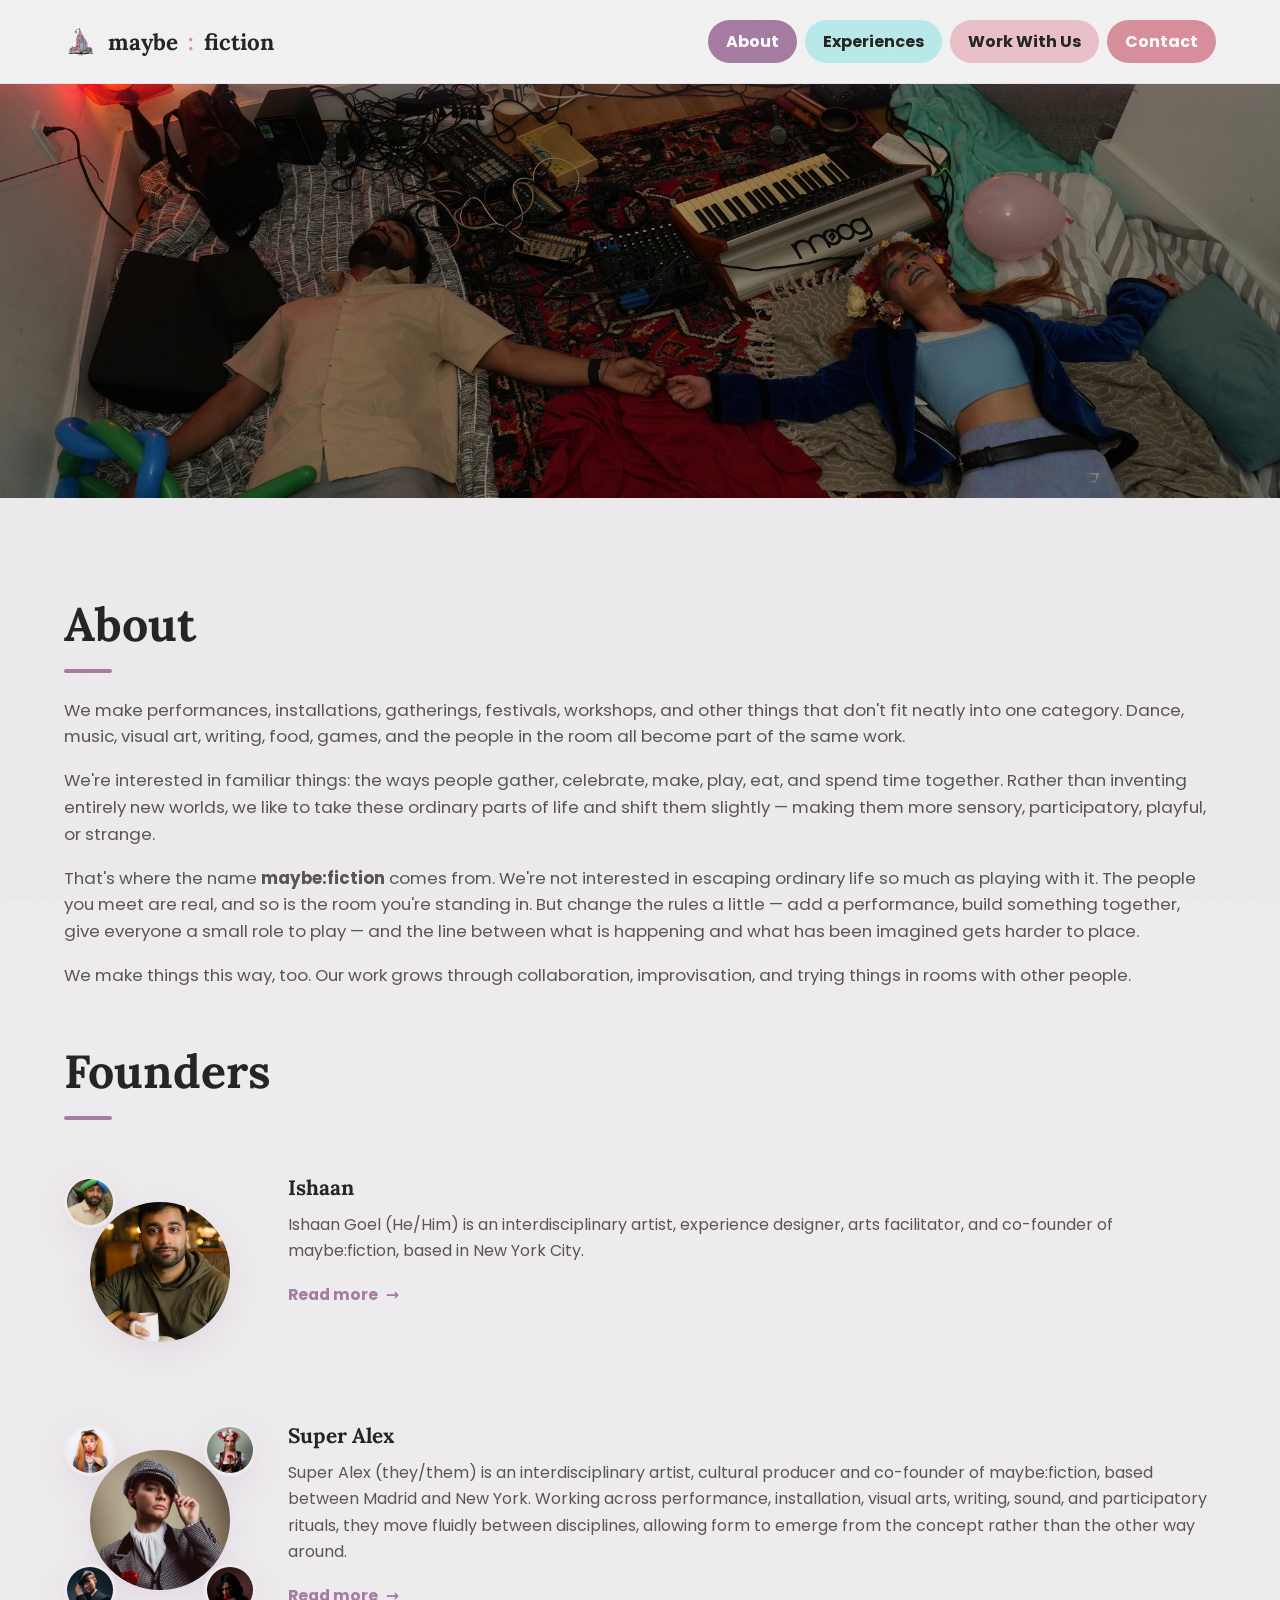
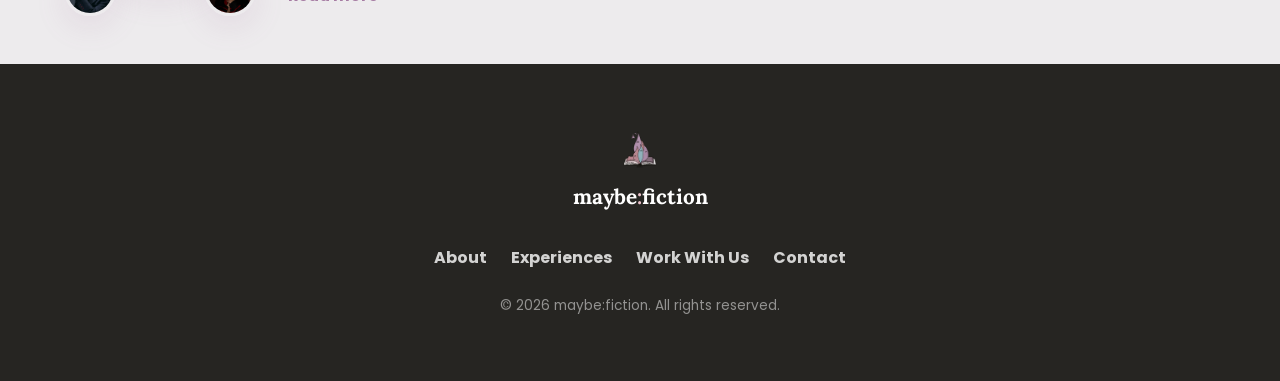
<file: about.html>
<!doctype html>
<html lang="en">
<head>
  <meta charset="UTF-8" />
  <meta name="viewport" content="width=device-width, initial-scale=1.0" />
  <title>About — maybe:fiction</title>
  <meta name="description" content="Meet the people behind maybe:fiction, an experience design studio." />

  <!-- Fonts: Lora (brand display serif) + Poppins (brand body sans) — self-hosted, see css/styles.css -->

  <link rel="stylesheet" href="/css/styles.css" />

  <link rel="icon" type="image/png" href="/assets/icons/logo.png" />
</head>
<body>

  <a class="skip-link" href="#main">Skip to content</a>

  <!-- =================== NAV =================== -->
  <header class="site-header is-scrolled" id="site-header">
    <nav class="nav" aria-label="Primary">
      <a href="/index.html#hero" class="nav-logo">
        <img src="/assets/icons/logo.png" alt="" class="nav-logo-icon" />
        maybe<span class="nav-logo-colon">:</span>fiction
      </a>

      <button class="nav-toggle" id="nav-toggle" aria-expanded="false" aria-controls="nav-menu" aria-label="Toggle menu">
        <span></span><span></span><span></span>
      </button>

      <ul class="nav-menu" id="nav-menu">
        <li><a href="/about.html" class="nav-link nav-link-about is-active">About</a></li>
        <li><a href="/experiences.html" class="nav-link nav-link-experiences">Experiences</a></li>
        <li><a href="/work-with-us.html" class="nav-link nav-link-work">Work With Us</a></li>

        <li><a href="/contact.html" class="nav-link nav-link-cta">Contact</a></li>
      </ul>
    </nav>
  </header>

  <main id="main">
    <section class="about-hero" id="about-hero" aria-hidden="true">
      <img class="about-hero-image" id="about-hero-image" src="" alt="" />
    </section>

    <section class="about about-page" id="about">
      <div class="section-inner">
        <h1 class="section-heading" id="about-heading"></h1>

        <div class="about-body" id="about-body"><!-- paragraph injected by JS --></div>

        <h2 class="section-heading founders-heading">Founders</h2>
        <div class="founders-grid" id="founders-grid"><!-- founder cards injected by JS --></div>
      </div>
    </section>
  </main>

  <!-- =================== FOOTER =================== -->
  <footer class="site-footer">
    <div class="section-inner footer-inner">
      <a href="/index.html#hero" class="nav-logo footer-logo">
        <img src="/assets/icons/logo.png" alt="" class="nav-logo-icon" />
        <span class="footer-logo-word">maybe<span class="nav-logo-colon">:</span>fiction</span>
      </a>
      <ul class="footer-nav">
        <li><a href="/about.html">About</a></li>
        <li><a href="/experiences.html">Experiences</a></li>
        <li><a href="/work-with-us.html">Work With Us</a></li>

        <li><a href="/contact.html">Contact</a></li>
      </ul>
      <p class="footer-copyright">© <span id="footer-year"></span> maybe:fiction. All rights reserved.</p>
    </div>
  </footer>

  <script src="/js/content.js"></script>
  <script src="/js/about.js"></script>
</body>
</html>
</file>
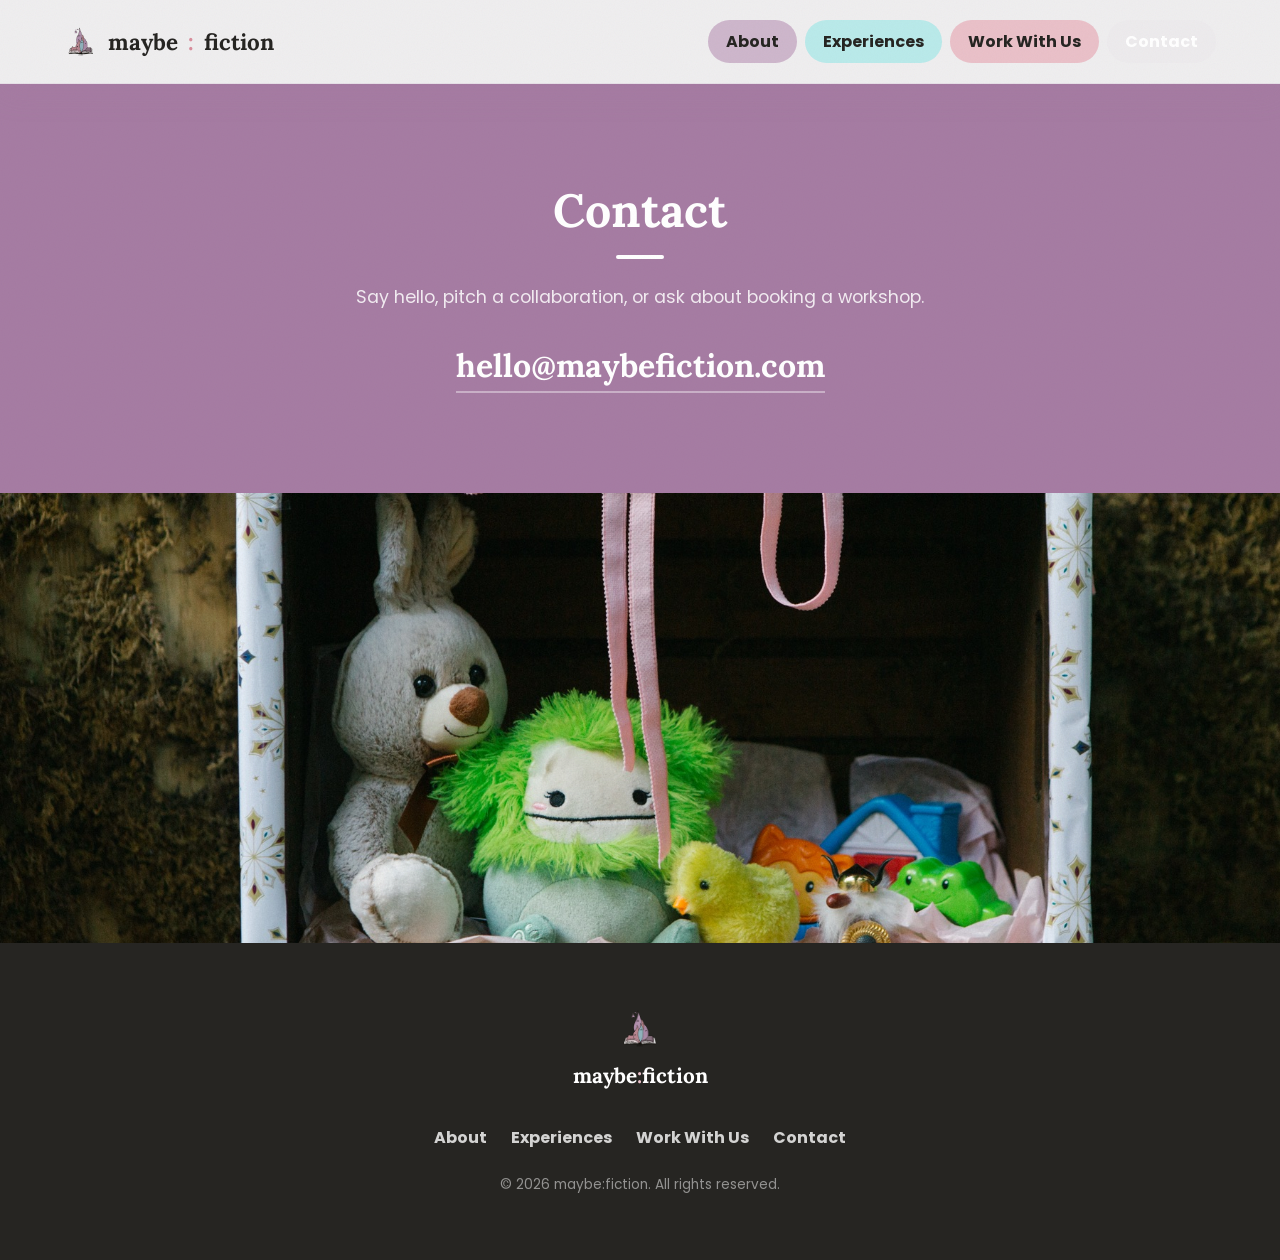
<file: contact.html>
<!doctype html>
<html lang="en">
<head>
  <meta charset="UTF-8" />
  <meta name="viewport" content="width=device-width, initial-scale=1.0" />
  <title>Contact — maybe:fiction</title>
  <meta name="description" content="Get in touch with maybe:fiction, an experience design studio." />

  <!-- Fonts: Lora (brand display serif) + Poppins (brand body sans) — self-hosted, see css/styles.css -->

  <link rel="stylesheet" href="/css/styles.css" />

  <link rel="icon" type="image/png" href="/assets/icons/logo.png" />
</head>
<body>

  <a class="skip-link" href="#main">Skip to content</a>

  <!-- =================== NAV =================== -->
  <header class="site-header is-scrolled" id="site-header">
    <nav class="nav" aria-label="Primary">
      <a href="/index.html#hero" class="nav-logo">
        <img src="/assets/icons/logo.png" alt="" class="nav-logo-icon" />
        maybe<span class="nav-logo-colon">:</span>fiction
      </a>

      <button class="nav-toggle" id="nav-toggle" aria-expanded="false" aria-controls="nav-menu" aria-label="Toggle menu">
        <span></span><span></span><span></span>
      </button>

      <ul class="nav-menu" id="nav-menu">
        <li><a href="/about.html" class="nav-link nav-link-about">About</a></li>
        <li><a href="/experiences.html" class="nav-link nav-link-experiences">Experiences</a></li>
        <li><a href="/work-with-us.html" class="nav-link nav-link-work">Work With Us</a></li>

        <li><a href="/contact.html" class="nav-link nav-link-cta is-active">Contact</a></li>
      </ul>
    </nav>
  </header>

  <main id="main">
    <section class="contact contact-page">
      <div class="section-inner contact-inner">
        <h1 class="section-heading">Contact</h1>
        <p>Say hello, pitch a collaboration, or ask about booking a workshop.</p>
        <a class="contact-email" id="contact-email" href="mailto:"></a>
      </div>
    </section>

    <div class="contact-photo">
      <img src="/assets/contact/AT4A9602.jpg" alt="A small gift box of stuffed animals, from What Clings" loading="lazy" />
    </div>
  </main>

  <!-- =================== FOOTER =================== -->
  <footer class="site-footer">
    <div class="section-inner footer-inner">
      <a href="/index.html#hero" class="nav-logo footer-logo">
        <img src="/assets/icons/logo.png" alt="" class="nav-logo-icon" />
        <span class="footer-logo-word">maybe<span class="nav-logo-colon">:</span>fiction</span>
      </a>
      <ul class="footer-nav">
        <li><a href="/about.html">About</a></li>
        <li><a href="/experiences.html">Experiences</a></li>
        <li><a href="/work-with-us.html">Work With Us</a></li>

        <li><a href="/contact.html">Contact</a></li>
      </ul>
      <p class="footer-copyright">© <span id="footer-year"></span> maybe:fiction. All rights reserved.</p>
    </div>
  </footer>

  <script src="/js/content.js"></script>
  <script src="/js/contact.js"></script>
</body>
</html>
</file>
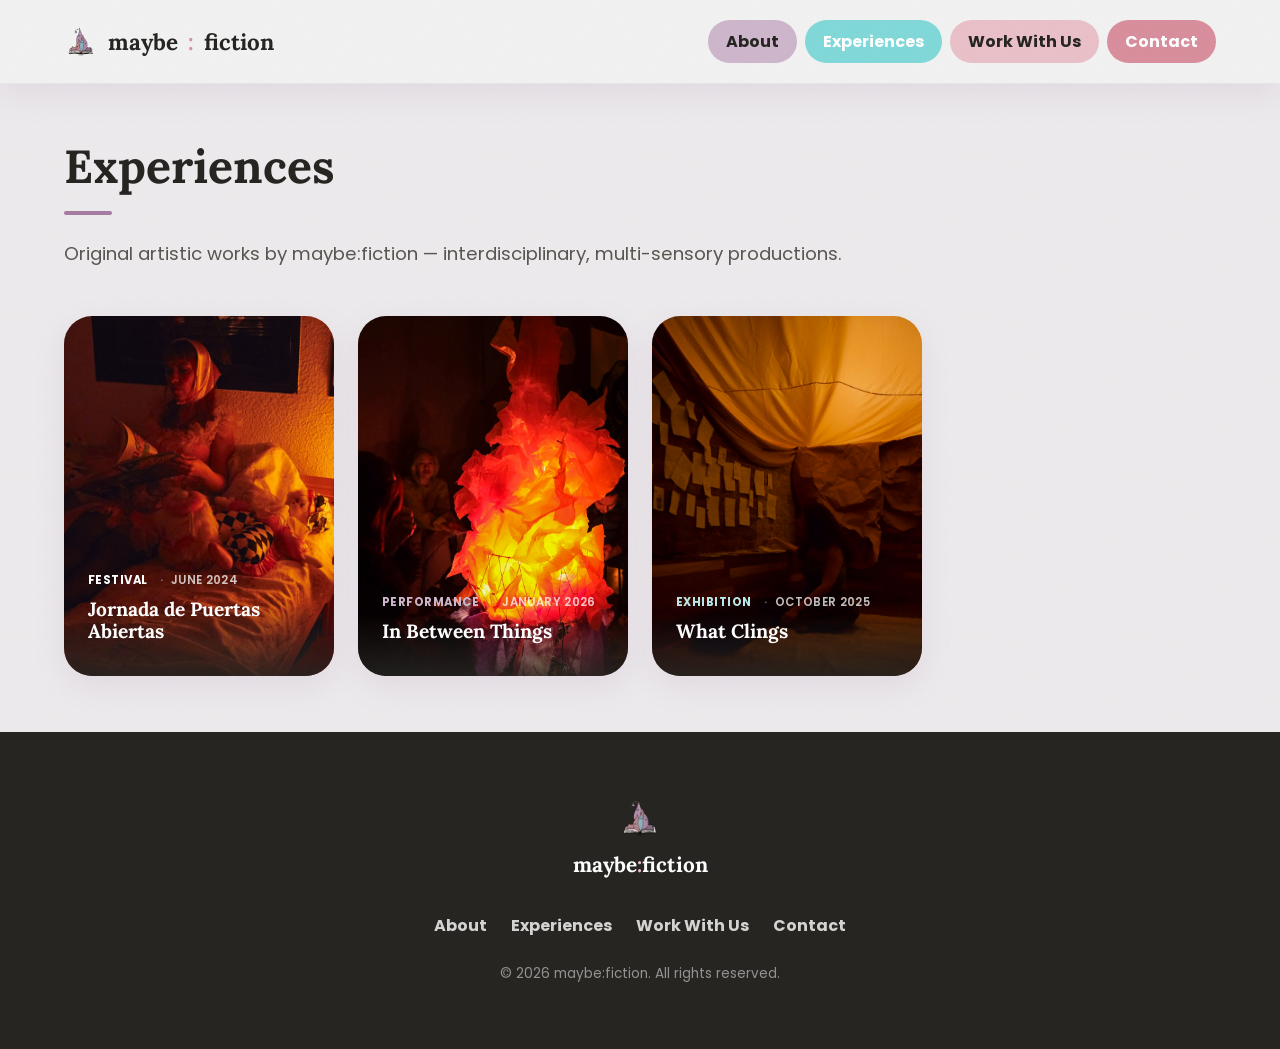
<file: experiences.html>
<!doctype html>
<html lang="en">
<head>
  <meta charset="UTF-8" />
  <meta name="viewport" content="width=device-width, initial-scale=1.0" />
  <title>Experiences — maybe:fiction</title>
  <meta name="description" content="Performances, exhibitions, and events by maybe:fiction, an experience design studio." />

  <!-- Fonts: Lora (brand display serif) + Poppins (brand body sans) — self-hosted, see css/styles.css -->

  <link rel="stylesheet" href="/css/styles.css" />

  <link rel="icon" type="image/png" href="/assets/icons/logo.png" />
</head>
<body>

  <a class="skip-link" href="#main">Skip to content</a>

  <!-- =================== NAV =================== -->
  <header class="site-header is-scrolled" id="site-header">
    <nav class="nav" aria-label="Primary">
      <a href="/index.html#hero" class="nav-logo">
        <img src="/assets/icons/logo.png" alt="" class="nav-logo-icon" />
        maybe<span class="nav-logo-colon">:</span>fiction
      </a>

      <button class="nav-toggle" id="nav-toggle" aria-expanded="false" aria-controls="nav-menu" aria-label="Toggle menu">
        <span></span><span></span><span></span>
      </button>

      <ul class="nav-menu" id="nav-menu">
        <li><a href="/about.html" class="nav-link nav-link-about">About</a></li>
        <li><a href="/experiences.html" class="nav-link nav-link-experiences is-active">Experiences</a></li>
        <li><a href="/work-with-us.html" class="nav-link nav-link-work">Work With Us</a></li>

        <li><a href="/contact.html" class="nav-link nav-link-cta">Contact</a></li>
      </ul>
    </nav>
  </header>

  <main id="main">
    <section class="experiences experiences-page" id="experiences">
      <div class="section-inner">
        <h1 class="section-heading">Experiences</h1>
        <p class="section-subheading">Original artistic works by maybe:fiction — interdisciplinary, multi-sensory productions.</p>

        <div class="experience-full-grid" id="experience-grid"><!-- cards injected by JS --></div>
      </div>
    </section>
  </main>

  <!-- =================== FOOTER =================== -->
  <footer class="site-footer">
    <div class="section-inner footer-inner">
      <a href="/index.html#hero" class="nav-logo footer-logo">
        <img src="/assets/icons/logo.png" alt="" class="nav-logo-icon" />
        <span class="footer-logo-word">maybe<span class="nav-logo-colon">:</span>fiction</span>
      </a>
      <ul class="footer-nav">
        <li><a href="/about.html">About</a></li>
        <li><a href="/experiences.html">Experiences</a></li>
        <li><a href="/work-with-us.html">Work With Us</a></li>

        <li><a href="/contact.html">Contact</a></li>
      </ul>
      <p class="footer-copyright">© <span id="footer-year"></span> maybe:fiction. All rights reserved.</p>
    </div>
  </footer>

  <script src="/js/content.js"></script>
  <script src="/js/experiences.js"></script>
</body>
</html>
</file>
<file: css/styles.css>
/* ============================================================
   STYLES.CSS — maybe:fiction
   Table of contents:
     0. Self-hosted fonts (@font-face)
     1. Design tokens (colors, spacing, shadows)
     2. Reset & base
     3. Utilities (layout, buttons, tags, reveal animation)
     4. Nav
     5. Hero (+ blobs)
     6. About
     7. Experiences
     8. Workshops
     9. Contact
     10. Footer
     11. Keyframe animations
     12. Responsive breakpoints
     13. Reduced motion
   ============================================================ */

/* ---------- 0. SELF-HOSTED FONTS ---------- */
@font-face {
  font-family: "Lora";
  src: url("../assets/fonts/Lora-400.woff2") format("woff2");
  font-weight: 400;
  font-style: normal;
  font-display: swap;
}
@font-face {
  font-family: "Lora";
  src: url("../assets/fonts/Lora-500.woff2") format("woff2");
  font-weight: 500;
  font-style: normal;
  font-display: swap;
}
@font-face {
  font-family: "Lora";
  src: url("../assets/fonts/Lora-600.woff2") format("woff2");
  font-weight: 600;
  font-style: normal;
  font-display: swap;
}
@font-face {
  font-family: "Lora";
  src: url("../assets/fonts/Lora-700.woff2") format("woff2");
  font-weight: 700;
  font-style: normal;
  font-display: swap;
}
@font-face {
  font-family: "Lora";
  src: url("../assets/fonts/Lora-Italic-400.woff2") format("woff2");
  font-weight: 400;
  font-style: italic;
  font-display: swap;
}
@font-face {
  font-family: "Poppins";
  src: url("../assets/fonts/Poppins-Regular.woff2") format("woff2");
  font-weight: 400;
  font-style: normal;
  font-display: swap;
}
@font-face {
  font-family: "Poppins";
  src: url("../assets/fonts/Poppins-Medium.woff2") format("woff2");
  font-weight: 500;
  font-style: normal;
  font-display: swap;
}
@font-face {
  font-family: "Poppins";
  src: url("../assets/fonts/Poppins-SemiBold.woff2") format("woff2");
  font-weight: 600;
  font-style: normal;
  font-display: swap;
}
@font-face {
  font-family: "Poppins";
  src: url("../assets/fonts/Poppins-Bold.woff2") format("woff2");
  font-weight: 700;
  font-style: normal;
  font-display: swap;
}

/* ---------- 1. DESIGN TOKENS ---------- */
:root {
  /* Brand palette — source: 0_Entity/Design Guidelines */
  --brand-teal-light: #BAEAEA;
  --brand-teal: #82D9D9;
  --brand-purple-light: #CEB7CC;
  --brand-purple: #A67CA3;
  --brand-pink-light: #EAC1C9;
  --brand-pink: #D98F9D;

  /* Backgrounds */
  --bg-base: #F2F2F2;
  --bg-tint: #EDEBED;

  /* Text */
  --ink: #262522;
  --ink-soft: #5A5651;
  --ink-on-color: #262522;
  --white: #FFFFFF;

  /* Color blocks (flat, no gradients — see card/hero/contact rules) */
  --grad-blue: var(--brand-teal);
  --grad-purple: var(--brand-purple);
  --grad-pink: var(--brand-pink);
  --grad-pink-purple: var(--brand-teal-light);
  --grad-blue-purple: var(--brand-purple-light);
  --grad-blue-pink: var(--brand-pink-light);

  /* Shadows */
  --shadow-soft: 0 10px 30px rgba(166, 124, 163, 0.15);
  --shadow-lift: 0 18px 40px rgba(166, 124, 163, 0.25);
  --shadow-button: 0 8px 20px rgba(166, 124, 163, 0.35);

  /* Radii */
  --radius-sm: 16px;
  --radius-md: 28px;
  --radius-lg: 42px;
  --radius-pill: 999px;

  /* Type */
  --font-display: "Lora", Georgia, "Times New Roman", serif;
  --font-body: "Poppins", ui-sans-serif, system-ui, sans-serif;

  /* Layout */
  --max-width: 1200px;
  --nav-height: 84px;

  /* Motion */
  --ease-bounce: cubic-bezier(0.34, 1.56, 0.64, 1);
  --ease-smooth: cubic-bezier(0.22, 1, 0.36, 1);
}

/* ---------- 2. RESET & BASE ---------- */
* , *::before, *::after { box-sizing: border-box; }

html {
  scroll-behavior: smooth;
  scroll-padding-top: var(--nav-height);
}

body {
  margin: 0;
  font-family: var(--font-body);
  color: var(--ink);
  background: var(--bg-base);
  line-height: 1.6;
  -webkit-font-smoothing: antialiased;
  overflow-x: hidden;
  position: relative;
}

/* A faint, fixed film-grain layer over the whole page — gives the flat
   color-block palette a tactile, printed quality instead of reading as a
   generic vector-clean template. Purely decorative, ignores interaction. */
body::before {
  content: "";
  position: fixed;
  inset: 0;
  z-index: 999;
  pointer-events: none;
  opacity: 0.05;
  mix-blend-mode: multiply;
  background-image: url("data:image/svg+xml,%3Csvg xmlns='http://www.w3.org/2000/svg' width='160' height='160'%3E%3Cfilter id='n'%3E%3CfeTurbulence type='fractalNoise' baseFrequency='0.85' numOctaves='2' stitchTiles='stitch'/%3E%3C/filter%3E%3Crect width='100%25' height='100%25' filter='url(%23n)'/%3E%3C/svg%3E");
}

img { max-width: 100%; display: block; }

h1, h2, h3, h4 {
  font-family: var(--font-display);
  font-weight: 700;
  line-height: 1.15;
  margin: 0 0 0.5em;
  color: var(--ink);
}

p { margin: 0 0 1em; color: var(--ink-soft); }

a { color: inherit; text-decoration: none; }

button { font-family: inherit; cursor: pointer; border: none; background: none; }

ul { list-style: none; margin: 0; padding: 0; }

.skip-link {
  position: absolute;
  left: -999px;
  top: 0;
  background: var(--brand-purple);
  color: var(--white);
  padding: 12px 20px;
  border-radius: var(--radius-sm);
  z-index: 999;
}
.skip-link:focus { left: 12px; top: 12px; }

/* ---------- 3. UTILITIES ---------- */
.section-inner {
  max-width: var(--max-width);
  margin: 0 auto;
  padding: 100px 24px;
}

.eyebrow {
  display: inline-block;
  font-family: var(--font-display);
  font-weight: 500;
  font-size: 0.85rem;
  letter-spacing: 0.08em;
  text-transform: uppercase;
  color: var(--brand-purple);
  background: var(--bg-tint);
  padding: 6px 18px;
  border-radius: var(--radius-pill);
  margin-bottom: 20px;
}

.section-heading {
  position: relative;
  font-size: clamp(2rem, 4vw, 2.9rem);
  max-width: 20ch;
  padding-bottom: 22px;
}
/* A small recurring signature: every plain title gets the same brand-purple
   accent bar, so the "no subtitle" titles still carry a visual mark. */
.section-heading::after {
  content: "";
  position: absolute;
  left: 0;
  bottom: 0;
  width: 48px;
  height: 4px;
  border-radius: 2px;
  background: var(--brand-purple);
}

.section-subheading {
  font-size: clamp(1rem, 1.5vw, 1.15rem);
  max-width: 60ch;
  margin-bottom: 48px;
}

/* Keeps the Experiences tagline on a single line at any viewport width,
   scaling down with the viewport instead of wrapping. */
/* Scales down with viewport width so the line only breaks as a last
   resort on the narrowest phones, instead of wrapping at every width
   the way a fixed ch-based max-width did. */
.experiences-page .section-subheading {
  max-width: none;
  font-size: clamp(0.8rem, calc(2.16vw - 1.04px), 1.15rem);
}

/* Work With Us intro reads as a standalone pitch line rather than a
   heading's subtitle, so it's centered across the page instead of
   following the site's usual left-aligned heading/subheading pairing. */
.work-page .section-subheading {
  margin-left: auto;
  margin-right: auto;
  text-align: center;
}

/* Buttons */
.btn {
  display: inline-flex;
  align-items: center;
  justify-content: center;
  gap: 8px;
  font-family: var(--font-display);
  font-weight: 500;
  font-size: 1.05rem;
  padding: 16px 32px;
  border-radius: var(--radius-pill);
  transition: transform 0.35s var(--ease-bounce), box-shadow 0.35s var(--ease-bounce), background 0.3s ease;
  will-change: transform;
}

.btn-primary {
  background: var(--brand-pink);
  color: var(--white);
  box-shadow: var(--shadow-button);
}
.btn-primary:hover {
  transform: translateY(-4px) scale(1.04) rotate(-1deg);
  box-shadow: 0 16px 28px rgba(166, 124, 163, 0.45);
}
.btn-primary:active { transform: translateY(-1px) scale(0.98); }

.btn-secondary {
  background: var(--white);
  color: var(--brand-purple);
  border: 2px solid var(--brand-purple-light);
}
.btn-secondary:hover {
  transform: translateY(-4px) scale(1.04) rotate(1deg);
  background: var(--bg-tint);
  box-shadow: var(--shadow-soft);
}

.btn-block { width: 100%; }

.section-link {
  display: inline-flex;
  align-items: center;
  gap: 8px;
  margin-top: 32px;
  font-weight: 700;
  font-size: 0.98rem;
  color: var(--brand-purple);
}
.section-link .arrow { display: inline-block; transition: transform 0.3s var(--ease-bounce); }
.section-link:hover .arrow { transform: translateX(5px); }

/* Scroll-reveal (Intersection Observer toggles .in-view) */
.reveal {
  opacity: 0;
  transform: translateY(28px);
  transition: opacity 0.7s var(--ease-smooth), transform 0.7s var(--ease-smooth);
}
.reveal.in-view { opacity: 1; transform: translateY(0); }

/* Stagger children that opt in */
.reveal-stagger > * {
  opacity: 0;
  transform: translateY(24px);
  transition: opacity 0.6s var(--ease-smooth), transform 0.6s var(--ease-smooth);
}
.reveal-stagger.in-view > * { opacity: 1; transform: translateY(0); }
.reveal-stagger.in-view > *:nth-child(1) { transition-delay: 0.05s; }
.reveal-stagger.in-view > *:nth-child(2) { transition-delay: 0.15s; }
.reveal-stagger.in-view > *:nth-child(3) { transition-delay: 0.25s; }
.reveal-stagger.in-view > *:nth-child(4) { transition-delay: 0.35s; }
.reveal-stagger.in-view > *:nth-child(5) { transition-delay: 0.45s; }
.reveal-stagger.in-view > *:nth-child(6) { transition-delay: 0.55s; }

/* Wave dividers */
.wave-divider { position: relative; line-height: 0; margin-top: -2px; }
.wave-divider svg { width: 100%; height: 80px; display: block; }
.wave-divider path { fill: var(--bg-tint); }
.wave-divider-top path { fill: var(--white); }

/* ---------- 4. NAV ---------- */
/* Transparent over the hero by default; .is-scrolled (toggled by JS once
   the hero scrolls out of view) switches it to the solid, opaque bar. */
.site-header {
  position: fixed;
  top: 0;
  left: 0;
  right: 0;
  z-index: 100;
  height: var(--nav-height);
  background: transparent;
  border-bottom: 1px solid transparent;
  transition: background 0.35s ease, border-color 0.35s ease;
}
.site-header.is-scrolled {
  background: rgba(242, 242, 242, 0.97);
  backdrop-filter: blur(14px);
  -webkit-backdrop-filter: blur(14px);
  border-bottom-color: rgba(166, 124, 163, 0.12);
  box-shadow: var(--shadow-soft);
}

.nav {
  max-width: var(--max-width);
  height: 100%;
  margin: 0 auto;
  padding: 0 24px;
  display: flex;
  align-items: center;
  justify-content: space-between;
}

.nav-logo {
  display: flex;
  align-items: center;
  gap: 10px;
  font-family: var(--font-display);
  font-size: 1.4rem;
  font-weight: 700;
  color: var(--white);
  transition: color 0.35s ease, transform 0.3s var(--ease-bounce);
}
.nav-logo:hover { transform: rotate(-2deg) scale(1.05); }
.site-header.is-scrolled .nav-logo { color: var(--ink); }
.nav-logo-icon { width: 34px; height: 34px; object-fit: contain; }
.nav-logo-colon { color: var(--brand-pink-light); transition: color 0.35s ease; }
.site-header.is-scrolled .nav-logo-colon { color: var(--brand-pink); }

.nav-menu {
  display: flex;
  align-items: center;
  gap: 8px;
}

.nav-link {
  position: relative;
  padding: 10px 18px;
  border-radius: var(--radius-pill);
  font-weight: 700;
  color: rgba(255,255,255,0.85);
  transition: color 0.25s ease, background 0.25s ease, transform 0.25s var(--ease-bounce);
}
.nav-link:hover {
  color: var(--white);
  background: rgba(255,255,255,0.15);
  transform: translateY(-2px);
}
.nav-link.is-active { color: var(--white); background: rgba(255,255,255,0.15); }
.site-header.is-scrolled .nav-link { color: var(--ink-soft); }
.site-header.is-scrolled .nav-link:hover { color: var(--brand-purple); background: var(--bg-tint); }
.site-header.is-scrolled .nav-link.is-active { color: var(--brand-purple); background: var(--bg-tint); }

.nav-link-cta {
  background: var(--brand-pink);
  color: var(--white) !important;
}
.nav-link-cta:hover { transform: translateY(-2px) scale(1.05); }

/* Same oval-pill idea as Contact, one pastel brand hue per section instead
   of only showing a background on hover/active. !important on background
   and color guards against .site-header.is-scrolled's hover/active rules
   (higher selector specificity) silently overriding the pill's own color
   when the nav is both scrolled and hovered. */
.nav-link-about { background: var(--brand-purple-light) !important; color: var(--ink) !important; }
.nav-link-experiences { background: var(--brand-teal-light) !important; color: var(--ink) !important; }
.nav-link-work { background: var(--brand-pink-light) !important; color: var(--ink) !important; }

.nav-link-about:hover,
.nav-link-experiences:hover,
.nav-link-work:hover {
  transform: translateY(-2px) scale(1.05);
}

.nav-link-about.is-active { background: var(--brand-purple) !important; color: var(--white) !important; }
.nav-link-experiences.is-active { background: var(--brand-teal) !important; color: var(--white) !important; }
.nav-link-work.is-active { background: var(--brand-pink) !important; color: var(--white) !important; }

.nav-toggle {
  display: none;
  flex-direction: column;
  justify-content: center;
  gap: 5px;
  width: 44px;
  height: 44px;
  border-radius: var(--radius-sm);
}
.nav-toggle span {
  display: block;
  width: 24px;
  height: 3px;
  border-radius: 2px;
  background: var(--white);
  transition: transform 0.35s var(--ease-bounce), opacity 0.25s ease, background 0.35s ease;
}
.site-header.is-scrolled .nav-toggle span { background: var(--brand-purple); }
.nav-toggle[aria-expanded="true"] span:nth-child(1) { transform: translateY(8px) rotate(45deg); }
.nav-toggle[aria-expanded="true"] span:nth-child(2) { opacity: 0; }
.nav-toggle[aria-expanded="true"] span:nth-child(3) { transform: translateY(-8px) rotate(-45deg); }

/* ---------- 5. HERO ---------- */
.hero {
  position: relative;
  min-height: 100vh;
  display: flex;
  align-items: center;
  justify-content: center;
  padding-top: var(--nav-height);
  overflow: hidden;
  background: var(--ink);
}

.hero-bg-images { position: absolute; inset: 0; z-index: 0; overflow: hidden; }
/* Crossfade lives on the slide wrapper; the slow zoom lives on the image
   inside it, so the two animations (opacity vs. transform) don't collide
   and the caption (added separately, see .hero-bg-captions) can fade in
   sync with its slide without itself being zoomed. */
.hero-bg-slide {
  position: absolute;
  inset: 0;
  opacity: 0;
  animation: heroCrossfade 18s ease-in-out infinite;
}
.hero-bg-image {
  position: absolute;
  inset: 0;
  width: 100%;
  height: 100%;
  object-fit: cover;
  animation: heroKenBurns 18s ease-in-out infinite;
}

.hero-scrim {
  position: absolute;
  inset: 0;
  z-index: 1;
  background: rgba(38, 37, 34, 0.55);
}

/* Sits after .hero-scrim in source order so it paints above the darkening
   overlay at the same z-index, same trick .hero-content relies on. */
.hero-bg-captions {
  position: absolute;
  inset: 0;
  z-index: 1;
  pointer-events: none;
}
.hero-bg-caption {
  position: absolute;
  left: 28px;
  bottom: 28px;
  opacity: 0;
  animation: heroCrossfade 18s ease-in-out infinite;
  font-family: var(--font-display);
  font-style: italic;
  font-size: 0.98rem;
  color: rgba(255, 255, 255, 0.8);
}

.hero-content {
  position: relative;
  z-index: 2;
  max-width: 780px;
  margin: 0 auto;
  padding: 0 24px;
  text-align: center;
}

.hero-scroll-sentinel { height: 0; }

.hero-logo {
  position: relative;
  width: clamp(220px, 26vw, 420px);
  aspect-ratio: 500 / 526;
  margin: 0 auto -16px;
  filter: drop-shadow(0 10px 24px rgba(0,0,0,0.35));
}
.hero-logo-layer {
  position: absolute;
  inset: 0;
  width: 100%;
  height: 100%;
  cursor: pointer;
  transform-origin: 50% 82%;
  animation-name: logoSway;
  animation-timing-function: ease-in-out;
  animation-iteration-count: infinite;
}
/* Click-to-burst easter egg: JS sets --burst-tx/ty/rot to a random vector,
   then toggles these two classes in sequence — flies off (out), a beat of
   nothing, flies back in (in) — before handing back off to the normal sway.
   These override .hero-logo-layer's animation via the two-class selector's
   higher specificity, and animation-fill-mode: forwards holds each end
   state until JS swaps/removes the class. */
.hero-logo-layer.is-bursting-out {
  animation: logoBurstOut 0.55s cubic-bezier(0.55, 0, 0.85, 0.35) forwards;
}
.hero-logo-layer.is-bursting-in {
  animation: logoBurstIn 0.5s cubic-bezier(0.2, 0.9, 0.3, 1.2) forwards;
}
/* Each layer is soft-masked to roughly one flame, then swayed on its own
   timing so the cluster reads as several flames flickering independently
   rather than one rigid image. Soft (blurred) mask edges keep the overlap
   between flames forgiving instead of showing hard cut seams. */
.hero-logo-layer-1 {
  -webkit-mask-image: radial-gradient(ellipse 34% 42% at 48% 34%, #000 35%, transparent 78%);
          mask-image: radial-gradient(ellipse 34% 42% at 48% 34%, #000 35%, transparent 78%);
  animation-duration: 4.2s;
  animation-delay: -0.6s;
}
.hero-logo-layer-2 {
  -webkit-mask-image: radial-gradient(ellipse 30% 34% at 39% 60%, #000 35%, transparent 80%);
          mask-image: radial-gradient(ellipse 30% 34% at 39% 60%, #000 35%, transparent 80%);
  animation-duration: 3.6s;
  animation-delay: -1.8s;
}
.hero-logo-layer-3 {
  -webkit-mask-image: radial-gradient(ellipse 30% 36% at 69% 47%, #000 35%, transparent 80%);
          mask-image: radial-gradient(ellipse 30% 36% at 69% 47%, #000 35%, transparent 80%);
  animation-duration: 4.6s;
  animation-delay: -2.4s;
}
.hero-logo-layer-4 {
  -webkit-mask-image: radial-gradient(ellipse 26% 32% at 53% 63%, #000 35%, transparent 80%);
          mask-image: radial-gradient(ellipse 26% 32% at 53% 63%, #000 35%, transparent 80%);
  animation-duration: 3.9s;
  animation-delay: -0.2s;
}
.hero-logo-layer-5 {
  -webkit-mask-image: radial-gradient(ellipse 24% 28% at 77% 60%, #000 35%, transparent 80%);
          mask-image: radial-gradient(ellipse 24% 28% at 77% 60%, #000 35%, transparent 80%);
  animation-duration: 5s;
  animation-delay: -3.1s;
}

.hero-heading {
  font-size: clamp(2.8rem, 8vw, 5.2rem);
  font-weight: 600;
  margin-bottom: 0.2em;
  color: var(--white);
}

.hero-tagline {
  font-family: var(--font-display);
  font-size: clamp(1.05rem, 2vw, 1.35rem);
  line-height: 1.5;
  color: rgba(255, 255, 255, 0.88);
  max-width: 62ch;
  margin: 0 auto;
}

.scroll-cue {
  position: absolute;
  bottom: 32px;
  left: 50%;
  transform: translateX(-50%);
  width: 30px;
  height: 46px;
  border: 2px solid var(--white);
  border-radius: var(--radius-pill);
  opacity: 0.5;
  display: flex;
  justify-content: center;
  padding-top: 8px;
  z-index: 1;
  transition: opacity 0.3s ease;
}
.scroll-cue:hover { opacity: 0.9; }
.scroll-cue-dot {
  width: 6px;
  height: 6px;
  background: var(--white);
  border-radius: 50%;
  animation: scrollDot 2s ease-in-out infinite;
}

/* ---------- 6. ABOUT ---------- */
/* Plain full-bleed photo opening the standalone About page — just the
   photo, no scrim/gradient, nothing overlaid on top of it. Clears the
   fixed nav itself, so .about-page's own top padding is zeroed below. */
.about-hero {
  height: 46vh;
  min-height: 320px;
  margin-top: var(--nav-height);
  overflow: hidden;
}
.about-hero-image { width: 100%; height: 100%; object-fit: cover; }

.about { background: var(--bg-tint); position: relative; }
/* About's own bottom join spacing (used on about.html, which stacks a
   founders grid right below in the same background). */
.about .section-inner { padding-bottom: 48px; }
/* Homepage: Highlights now follows the Hero directly (About's homepage
   teaser was removed as redundant with the hero tagline), so it needs its
   own top breathing room under the fixed nav — same as the standalone
   listing pages below. */
#highlights .section-inner { padding-top: 56px; padding-bottom: 56px; }
.experiences .section-inner { padding-top: 0; padding-bottom: 56px; }
.experiences-page .section-inner { padding-top: 56px; }
.workshops .section-inner { padding-top: 56px; padding-bottom: 56px; }
/* CTA -> Newsletter was left at the default 100px/100px join, leaving a much
   bigger gap than every other section transition. */
.newsletter-inner { padding-top: 56px; }

/* ---------- 9c. HOMEPAGE CONTACT CTA (between Highlights and Newsletter) ---------- */
/* Same purple-band treatment as the "Want us to design yours?" CTA on
   workshop/event detail pages, so it reads as one consistent CTA language
   across the site rather than a one-off homepage component. */
.home-cta { background: var(--brand-purple); }
.home-cta-inner { text-align: center; padding: 64px 24px; }
.home-cta-heading {
  color: var(--white);
  font-size: clamp(1.8rem, 4vw, 2.6rem);
  margin: 0 0 16px;
}
.home-cta-sub {
  color: var(--brand-purple-light);
  max-width: 50ch;
  margin: 0 auto 32px;
  font-size: 1.05rem;
}

.about-body { max-width: none; }
.about-body p { font-size: 1.05rem; }

.founders-heading { margin-top: 56px; }

/* Stacked founder profiles — photo beside a full bio, spanning the full
   section width (no capped reading column, matching .about-body above). */
.founders-grid {
  display: flex;
  flex-direction: column;
  gap: 56px;
  margin-top: 56px;
}

.founder-card {
  display: grid;
  grid-template-columns: auto 1fr;
  gap: 32px;
  align-items: start;
  text-align: left;
}

.founder-photo {
  width: 140px;
  height: 140px;
  border-radius: 50%;
  object-fit: cover;
  box-shadow: var(--shadow-soft);
}
.founder-photo-placeholder { background: var(--white); }

.founder-name { font-size: 1.3rem; margin: 0 0 12px; }
.founder-bio { margin: 0 0 14px; font-size: 1rem; line-height: 1.65; }
.founder-bio:last-child { margin-bottom: 0; }

/* Bio is collapsed to its first paragraph by default; "Read more" reveals
   the rest instead of dumping the whole thing on the page at once. */
.founder-bio-more { display: none; }
.founder-bio-more.is-open { display: block; }
button.founder-toggle.section-link {
  background: none;
  border: none;
  padding: 0;
  cursor: pointer;
  font-family: inherit;
  margin-top: 4px;
}

/* Extra candid photos — about.html only, orbiting the main photo as a
   small satellite cluster (never on the homepage teaser). */
.founder-photo-cluster {
  position: relative;
  width: 192px;
  height: 192px;
  flex-shrink: 0;
}
.founder-photo-cluster .founder-photo,
.founder-photo-cluster .founder-photo-placeholder {
  position: absolute;
  top: 26px;
  left: 26px;
}
.founder-extra-photo {
  position: absolute;
  width: 52px;
  height: 52px;
  border-radius: 50%;
  object-fit: cover;
  box-shadow: var(--shadow-soft);
  border: 3px solid var(--bg-tint);
}
.founder-extra-photo:nth-child(2) { top: 0; left: 0; }
.founder-extra-photo:nth-child(3) { top: 0; right: 0; }
.founder-extra-photo:nth-child(4) { bottom: 0; right: 0; }
.founder-extra-photo:nth-child(5) { bottom: 0; left: 0; }

/* ---------- 6b. HOMEPAGE HIGHLIGHTS (Experiences teaser — replaces the old
   three separate Experiences/Workshops/Gatherings sections) ---------- */
.highlights { background: var(--bg-tint); }

/* .experience-card (below) already sets its own aspect-ratio and sizing;
   this just wraps them in a wrapping grid instead of .experience-grid's
   horizontal scroll-snap row — with only 3 cards, showing them all at once
   reads better than a carousel built for a longer list. */
.highlights-grid {
  display: grid;
  grid-template-columns: repeat(auto-fit, minmax(260px, 1fr));
  gap: 24px;
}

/* ---------- 7. EXPERIENCES ---------- */
.experiences { background: var(--bg-tint); }

.filter-bar {
  display: flex;
  gap: 12px;
  flex-wrap: wrap;
  margin-bottom: 40px;
}

.filter-tag {
  padding: 10px 22px;
  border-radius: var(--radius-pill);
  background: var(--white);
  color: var(--ink-soft);
  font-weight: 700;
  font-size: 0.95rem;
  border: 2px solid transparent;
  transition: transform 0.3s var(--ease-bounce), background 0.3s ease, color 0.3s ease, border-color 0.3s ease;
}
.filter-tag:hover { transform: translateY(-3px) rotate(-1deg); border-color: var(--brand-purple-light); }
.filter-tag.is-active {
  background: var(--brand-purple);
  color: var(--white);
  transform: translateY(-2px);
}
/* Category color language, reused for the tag on each experience card */
.filter-tag[data-filter="exhibition"].is-active { background: var(--brand-teal); color: var(--ink); }
.filter-tag[data-filter="event"].is-active { background: var(--brand-pink); color: var(--white); }

.experience-carousel { position: relative; }

.experience-grid {
  display: flex;
  gap: 24px;
  overflow-x: auto;
  scroll-snap-type: x mandatory;
  padding-bottom: 4px;
  scrollbar-width: none;
}
.experience-grid::-webkit-scrollbar { display: none; }

.experience-card {
  position: relative;
  flex: 0 0 min(320px, 78vw);
  aspect-ratio: 3 / 4;
  border-radius: var(--radius-md);
  overflow: hidden;
  scroll-snap-align: start;
  box-shadow: var(--shadow-soft);
  display: block;
  transition: transform 0.4s var(--ease-bounce), box-shadow 0.4s var(--ease-bounce), opacity 0.4s ease;
}
.experience-card:hover { transform: translateY(-6px); box-shadow: var(--shadow-lift); }
.experience-card.is-hidden {
  opacity: 0;
  pointer-events: none;
  position: absolute;
  visibility: hidden;
}

.experience-card-media,
.media-placeholder {
  position: absolute;
  inset: 0;
  width: 100%;
  height: 100%;
  object-fit: cover;
  display: block;
  transition: transform 0.5s var(--ease-smooth);
}
.experience-card:hover .experience-card-media,
.experience-card:hover .media-placeholder {
  transform: scale(1.06);
}

.grad-blue { background: var(--grad-blue); }
.grad-purple { background: var(--grad-purple); }
.grad-pink { background: var(--grad-pink); }
.grad-pink-purple { background: var(--grad-pink-purple); }
.grad-blue-purple { background: var(--grad-blue-purple); }
.grad-blue-pink { background: var(--grad-blue-pink); }

.experience-card-overlay {
  position: absolute;
  left: 0;
  right: 0;
  bottom: 0;
  padding: 24px;
  background: linear-gradient(180deg, rgba(38,37,34,0) 45%, rgba(38,37,34,0.85) 100%);
  transition: background 0.35s ease;
}
/* Darken further up the card on hover so the extra description has enough
   contrast to read against the photo — same idea as the reference site's
   hover-card treatment. */
.experience-card:hover .experience-card-overlay,
.experience-card:focus-within .experience-card-overlay {
  background: linear-gradient(180deg, rgba(38,37,34,0) 28%, rgba(38,37,34,0.9) 100%);
}

/* Extra copy revealed on hover — fades and slides up under the title.
   Hidden (not just invisible) by default so it can't be tab-focused or
   read by assistive tech until it's actually shown. */
.experience-card-desc {
  color: rgba(255, 255, 255, 0.88);
  font-size: 0.85rem;
  line-height: 1.5;
  margin: 10px 0 0;
  max-height: 0;
  opacity: 0;
  transform: translateY(6px);
  overflow: hidden;
  display: -webkit-box;
  -webkit-line-clamp: 3;
  -webkit-box-orient: vertical;
  transition: opacity 0.3s ease, transform 0.3s ease, max-height 0.3s ease;
}
.experience-card:hover .experience-card-desc,
.experience-card:focus-within .experience-card-desc {
  opacity: 1;
  transform: translateY(0);
  max-height: 4.6em;
}

.experience-tag {
  display: inline-block;
  font-size: 0.72rem;
  font-weight: 700;
  letter-spacing: 0.04em;
  text-transform: uppercase;
  color: var(--brand-purple-light);
  margin-bottom: 8px;
}
.experience-tag.tag-exhibition { color: var(--brand-teal-light); }
.experience-tag.tag-event { color: var(--brand-pink-light); }
.experience-tag.tag-workshop { color: var(--white); }
/* Default (--brand-purple-light) reads too faint against warmer/lighter
   cover photos like Jornada's — white holds contrast against the scrim
   regardless of what's underneath it. */
.experience-tag.tag-festival { color: var(--white); }

/* Sits inline with the tag, separated by a middot — a quiet secondary
   detail rather than a second competing label. */
.experience-card-date {
  display: inline-block;
  font-size: 0.72rem;
  font-weight: 600;
  letter-spacing: 0.03em;
  text-transform: uppercase;
  color: rgba(255, 255, 255, 0.75);
  margin-left: 8px;
  margin-bottom: 8px;
}
.experience-card-date::before { content: "·"; margin-right: 8px; color: rgba(255, 255, 255, 0.5); }

.experience-card-overlay h3 {
  color: var(--white);
  font-size: 1.2rem;
  margin: 0;
}

.experience-carousel-arrow {
  position: absolute;
  top: 50%;
  transform: translateY(-50%);
  width: 48px;
  height: 48px;
  border-radius: 50%;
  background: var(--white);
  color: var(--ink);
  font-size: 1.5rem;
  display: flex;
  align-items: center;
  justify-content: center;
  box-shadow: var(--shadow-lift);
  z-index: 2;
  transition: transform 0.3s var(--ease-bounce), background 0.3s ease;
}
.experience-carousel-arrow:hover { background: var(--brand-purple); color: var(--white); transform: translateY(-50%) scale(1.08); }
.experience-carousel-arrow-prev { left: -20px; }
.experience-carousel-arrow-next { right: -20px; }

/* Full, non-carousel grid — used on the standalone Experiences/Workshops
   pages, where there's room to show everything instead of a 3-up teaser. */
.experience-full-grid {
  display: grid;
  grid-template-columns: repeat(auto-fill, minmax(260px, 1fr));
  gap: 24px;
}

/* ---------- 8. WORKSHOPS ---------- */
.workshops { background: var(--white); position: relative; }

/* ---------- 9. CONTACT ---------- */
.contact {
  position: relative;
  background: var(--brand-purple);
  overflow: hidden;
}

.contact-page,
.about-page,
.experiences-page,
.workshops-page,
.events-page {
  padding-top: var(--nav-height);
}
/* About now opens with .about-hero instead, which clears the nav itself —
   this would otherwise double up into a big gap before the heading. */
.about-page { padding-top: 0; }

.contact-inner {
  position: relative;
  z-index: 1;
  text-align: center;
  max-width: 640px;
  margin: 0 auto;
}

.contact-inner h1 { color: var(--white); margin-left: auto; margin-right: auto; }
.contact-inner h1::after { background: var(--white); left: 50%; transform: translateX(-50%); }
.contact-inner p { color: rgba(255,255,255,0.85); font-size: 1.1rem; }

.contact-email {
  display: inline-block;
  margin-top: 12px;
  font-family: var(--font-display);
  font-weight: 700;
  font-size: clamp(1.4rem, 4vw, 2rem);
  color: var(--white);
  border-bottom: 2px solid rgba(255,255,255,0.4);
  transition: border-color 0.3s ease, transform 0.3s var(--ease-bounce);
}
.contact-email:hover {
  border-color: var(--white);
  transform: translateY(-2px);
}

/* Plain full-bleed photo between the Contact section and the footer — same
   treatment as .about-hero (no scrim/overlay, just the photo). */
.contact-photo { height: 50vh; min-height: 340px; overflow: hidden; }
.contact-photo img { width: 100%; height: 100%; object-fit: cover; display: block; }

/* ---------- 9b. NEWSLETTER ---------- */
.newsletter-inner { text-align: center; }
.newsletter-embed {
  max-width: 700px;
  margin: 0 auto;
}
/* Nudge the third-party Kit embed's own fonts toward the site's type system
   without touching its functional/layout styles (inline on the embed). */
.newsletter-embed .formkit-header h2 { font-family: var(--font-display); }
.newsletter-embed .formkit-input,
.newsletter-embed .formkit-submit,
.newsletter-embed .formkit-disclaimer { font-family: var(--font-body); }
/* The embed's own fill (rgb(242,242,242)) already matches --bg-base exactly —
   the only thing making it read as a separate block is a drop shadow baked
   into its inline <style>. !important beats that block's own specificity,
   which otherwise wins ties by appearing later in the document. */
.newsletter-embed .formkit-form[data-uid="fb69aacdb0"] { box-shadow: none !important; }

/* ---------- 10. FOOTER ---------- */
.site-footer { background: var(--ink); color: var(--white); }
.footer-inner { text-align: center; padding: 64px 24px; }
.footer-logo {
  display: inline-flex;
  flex-direction: column;
  align-items: center;
  gap: 8px;
  color: var(--white);
  font-size: 1.3rem;
  margin-bottom: 32px;
}
.footer-logo .nav-logo-icon { width: 44px; height: 44px; }
.footer-nav { display: flex; justify-content: center; gap: 24px; flex-wrap: wrap; margin-bottom: 24px; }
.footer-nav a {
  color: rgba(255,255,255,0.8);
  font-weight: 700;
  transition: color 0.3s ease, transform 0.3s var(--ease-bounce);
  display: inline-block;
}
.footer-nav a:hover { color: var(--brand-pink-light); transform: translateY(-2px); }
.footer-copyright { font-size: 0.85rem; color: rgba(255,255,255,0.5); margin: 0; }

/* ---------- 11. KEYFRAME ANIMATIONS ---------- */
/* 3 slides staggered 6s apart over an 18s loop — each "on" for its own 1/3
   share (33%) of the cycle before handing off to the next, same relay
   pattern as before just re-proportioned for 3 slides instead of 4. */
@keyframes heroCrossfade {
  0% { opacity: 0; }
  3% { opacity: 1; }
  30% { opacity: 1; }
  33% { opacity: 0; }
  100% { opacity: 0; }
}

/* Slow continuous zoom — invisible for 2/3 of the loop while its slide is
   faded out, so the snap back to scale(1) at the 0%/100% wrap never shows. */
@keyframes heroKenBurns {
  0% { transform: scale(1); }
  33% { transform: scale(1.12); }
  100% { transform: scale(1.12); }
}

@keyframes logoSway {
  0%, 100% { transform: rotate(-2.2deg) scale(1); }
  50% { transform: rotate(2deg) scale(1.015); }
}

@keyframes logoBurstOut {
  0% { transform: translate(0, 0) scale(1) rotate(0deg); opacity: 1; }
  25% { transform: translate(calc(var(--burst-tx) * 0.2), calc(var(--burst-ty) * 0.2)) scale(1.35) rotate(calc(var(--burst-rot) * 0.3)); opacity: 1; }
  100% { transform: translate(var(--burst-tx), var(--burst-ty)) scale(0.35) rotate(var(--burst-rot)); opacity: 0; }
}
@keyframes logoBurstIn {
  0% { transform: translate(var(--burst-tx), var(--burst-ty)) scale(0.35) rotate(var(--burst-rot)); opacity: 0; }
  60% { transform: translate(0, 0) scale(1.15) rotate(0deg); opacity: 1; }
  100% { transform: translate(0, 0) scale(1) rotate(0deg); opacity: 1; }
}

@keyframes scrollDot {
  0% { transform: translateY(0); opacity: 1; }
  100% { transform: translateY(18px); opacity: 0; }
}

/* ---------- 12. RESPONSIVE BREAKPOINTS ---------- */

/* Tablet: <= 1024px */
@media (max-width: 1024px) {
  .section-inner { padding: 80px 24px; }
}

/* Mobile-ish tablet: <= 768px */
@media (max-width: 768px) {
  .nav-toggle { display: flex; }

  .nav-menu {
    position: fixed;
    top: var(--nav-height);
    left: 0;
    right: 0;
    flex-direction: column;
    align-items: stretch;
    gap: 0;
    background: var(--bg-base);
    padding: 12px 24px 24px;
    transform: translateY(-12px);
    opacity: 0;
    pointer-events: none;
    transition: opacity 0.3s var(--ease-smooth), transform 0.3s var(--ease-smooth);
    border-bottom: 1px solid rgba(166, 124, 163, 0.12);
  }
  .nav-menu.is-open {
    transform: translateY(0);
    opacity: 1;
    pointer-events: auto;
  }
  .nav-menu li { width: 100%; }
  .nav-link { display: block; text-align: center; padding: 14px; }
  /* The mobile dropdown panel is always a solid light background,
     regardless of nav scroll state, so its links must stay dark. */
  .nav-menu .nav-link { color: var(--ink-soft); }
  .nav-menu .nav-link:hover,
  .nav-menu .nav-link.is-active { color: var(--brand-purple); background: var(--bg-tint); }

  .founder-card { grid-template-columns: 1fr; text-align: center; justify-items: center; }
}

/* Small mobile: <= 480px */
@media (max-width: 480px) {
  .section-inner { padding: 64px 18px; }
  .experience-carousel-arrow { display: none; }
  .hero-heading { font-size: clamp(2.4rem, 12vw, 3rem); }
}

/* ---------- 13. REDUCED MOTION ---------- */
@media (prefers-reduced-motion: reduce) {
  html { scroll-behavior: auto; }
  .hero-bg-slide, .hero-bg-caption, .scroll-cue-dot { animation: none !important; opacity: 1 !important; }
  .hero-bg-slide:not(:first-child), .hero-bg-caption:not(:first-child) { display: none; }
  .hero-bg-image { animation: none !important; }
  .hero-logo-layer { animation: none !important; }
  .reveal, .reveal-stagger > * {
    transition: none !important;
    opacity: 1 !important;
    transform: none !important;
  }
  * { transition-duration: 0.01ms !important; }
}
</file>
